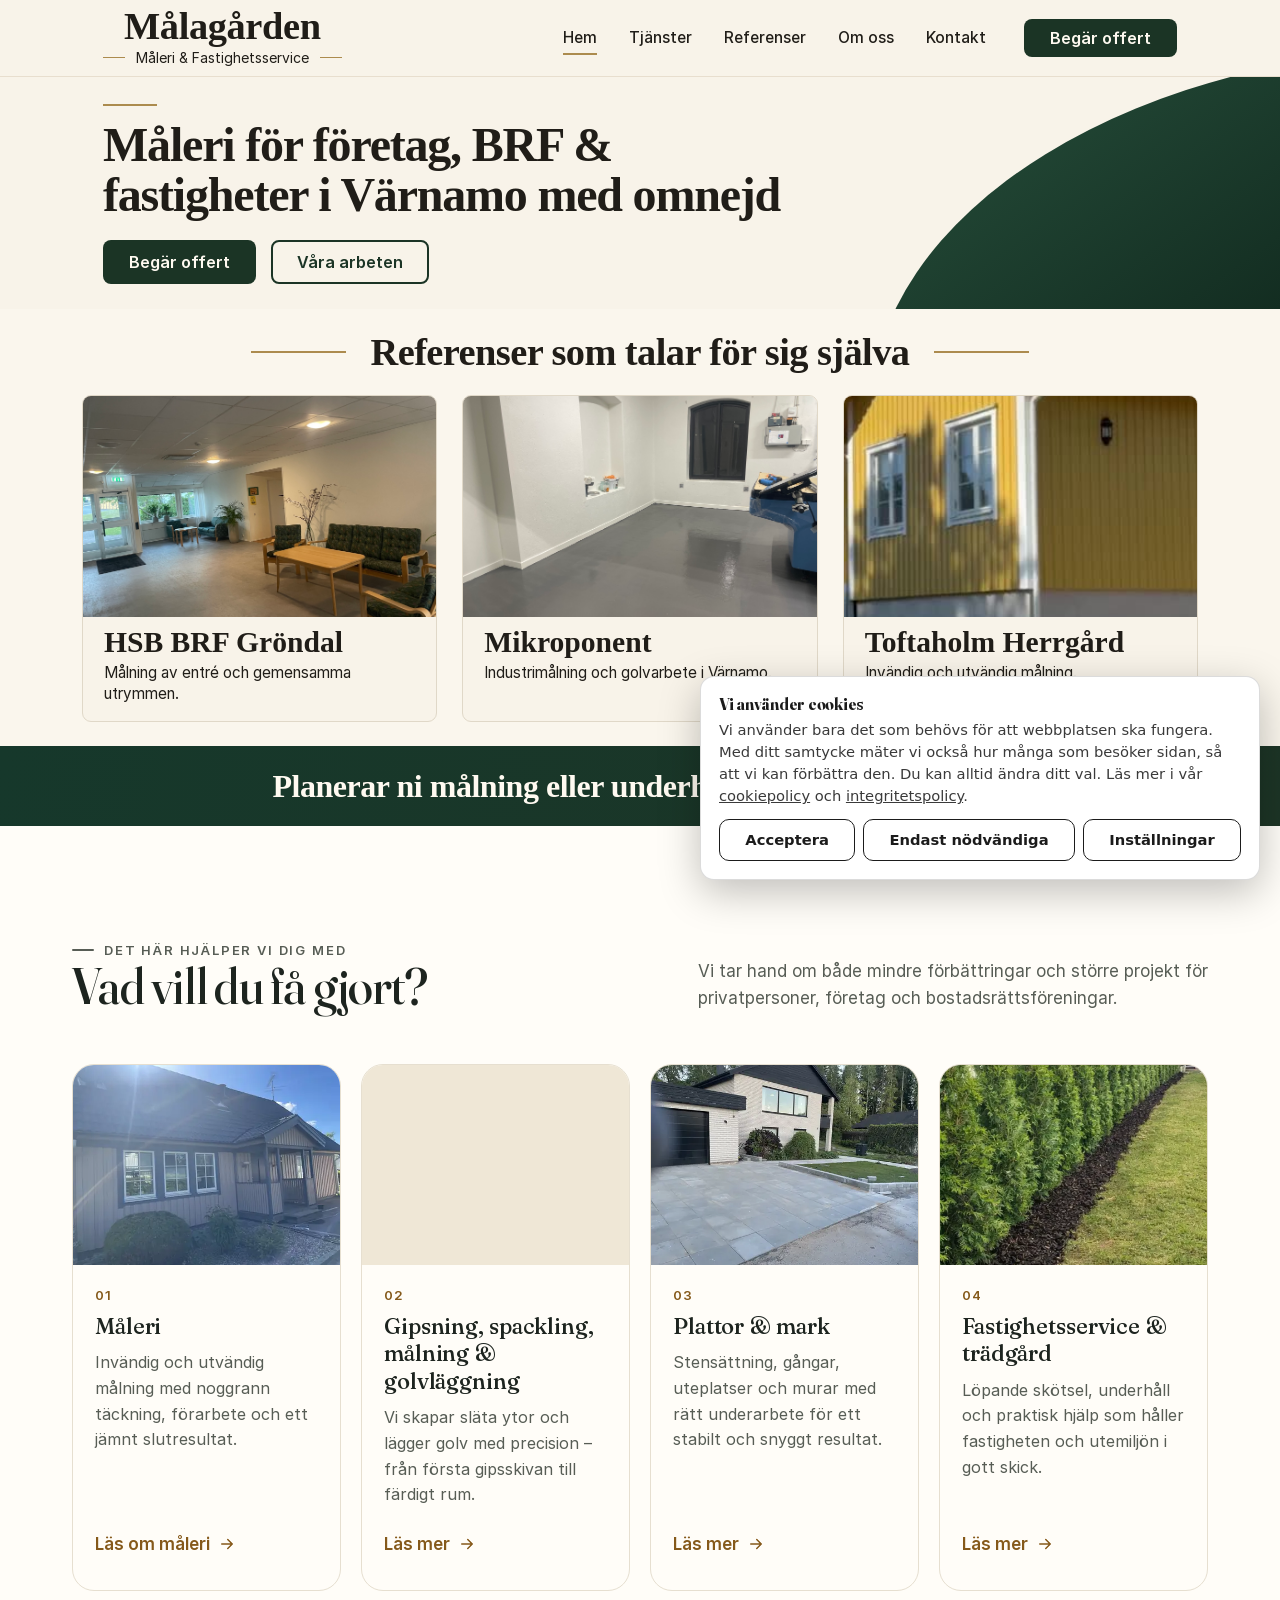
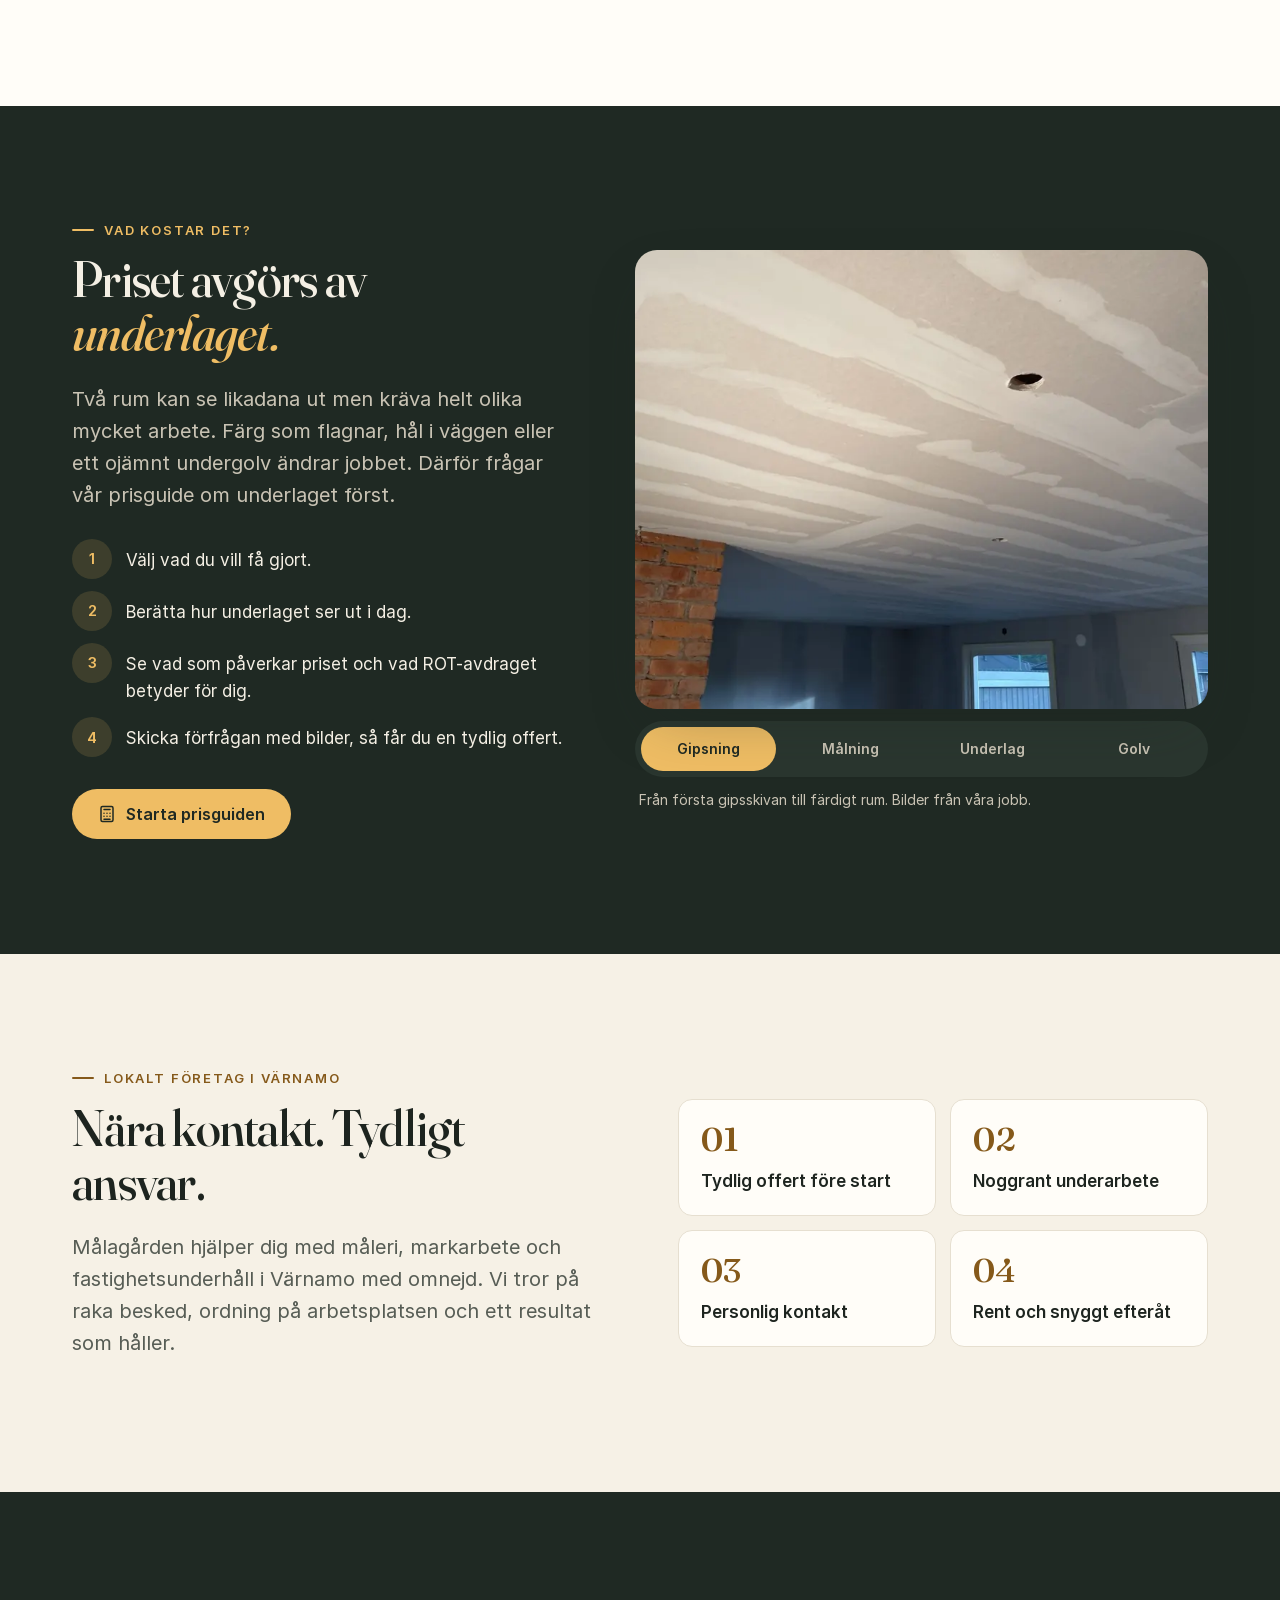
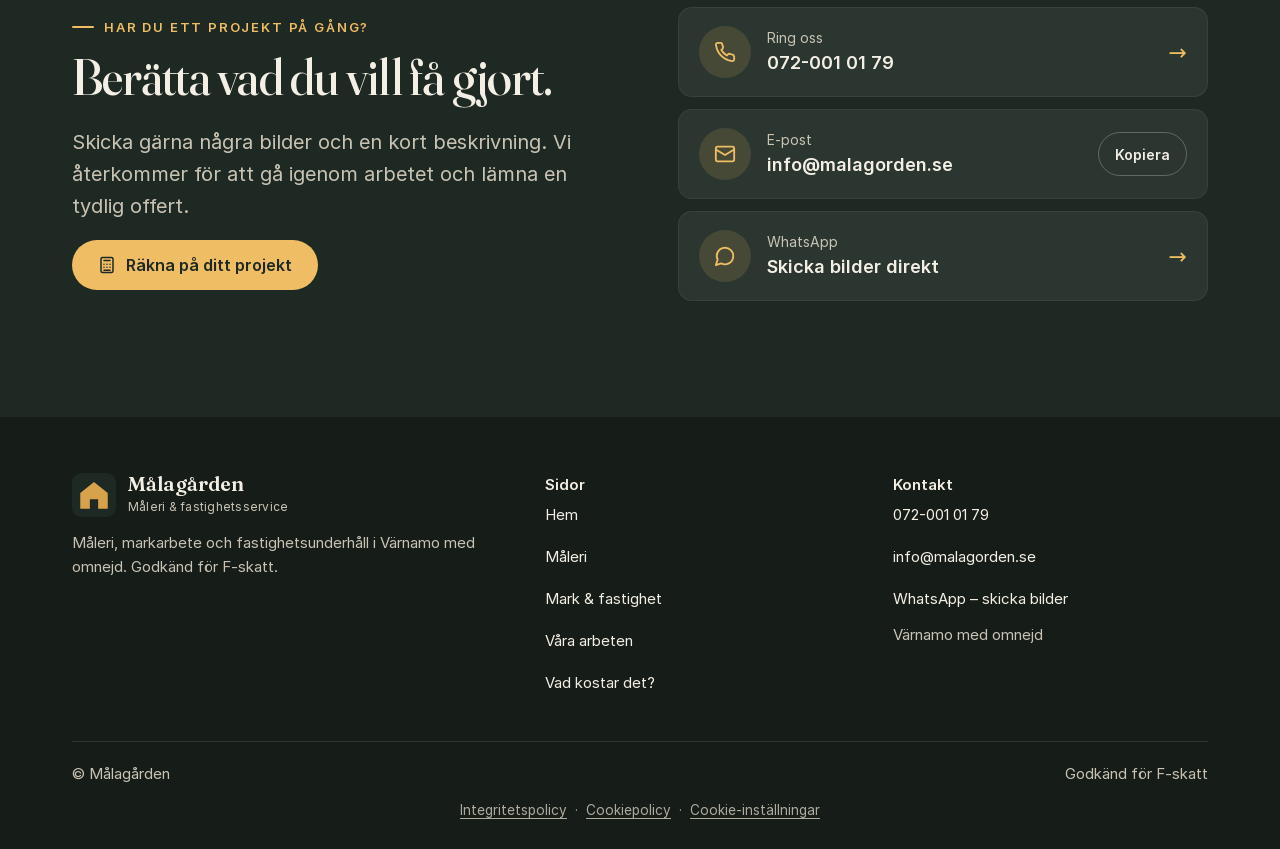
<file: index.html>
<!doctype html>
<html lang="sv" class="no-js">
<head>
<meta charset="utf-8">
<meta name="viewport" content="width=device-width, initial-scale=1, viewport-fit=cover">
<title>Målagården – Måleri & fastighetsservice i Värnamo</title>
<meta name="description" content="Måleri, gipsning, spackling, golvläggning, markarbete och fastighetsservice i Värnamo. Räkna på ditt projekt och skicka bilder för en tydlig offert.">
<meta name="robots" content="noindex, nofollow">
<meta name="theme-color" content="#1f2923">
<meta property="og:title" content="Målagården – Måleri & fastighetsservice i Värnamo">
<meta property="og:description" content="Måleri, gipsning, spackling, golvläggning, markarbete och fastighetsservice i Värnamo. Räkna på ditt projekt och skicka bilder för en tydlig offert.">
<meta property="og:image" content="/og.jpg">
<meta property="og:locale" content="sv_SE">
<link rel="icon" href="/favicon.svg" type="image/svg+xml">
<link rel="apple-touch-icon" href="/apple-touch-icon.png">
<link rel="preload" href="/Fraunces-normal-latin.woff2" as="font" type="font/woff2" crossorigin>
<link rel="preload" href="/Inter-400-latin.woff2" as="font" type="font/woff2" crossorigin>
<link rel="stylesheet" href="/site.css?v=mvffbmeh">
<script>document.documentElement.classList.remove('no-js')</script>
<script type="application/ld+json">{"@context":"https://schema.org","@type":"HousePainter","name":"Målagården","url":"https://malagorden.se/","telephone":"+46720010179","email":"info@malagorden.se","image":"https://malagorden.se/gula-huset-1400.webp","areaServed":"Värnamo med omnejd","address":{"@type":"PostalAddress","addressLocality":"Värnamo","addressCountry":"SE"},"description":"Måleri, gipsning, spackling, golvläggning, markarbete och fastighetsservice i Värnamo med omnejd.","knowsAbout":["Invändig målning","Fasadmålning","Gipsning","Spackling","Golvläggning","Plattor och markarbete","Fastighetsservice"]}</script>
<script defer src="/cookie.js"></script>
<style>
.home-header, .home-intro, .home-references, .home-offer {
  --home-paper: #f8f3e9;
  --home-ink: #201d18;
  --home-green: #1b3425;
  --home-gold: #ac8b4e;
  --home-serif: Georgia, 'Times New Roman', serif;
  color: var(--home-ink);
}
.home-header {
  background: var(--home-paper);
  border-bottom-color: #e8dece;
}
.home-header .hdr-in, .home-intro .wrap {
  max-width: 1138px;
}
.home-header .home-brand {
  display: grid;
  gap: 1px;
  justify-items: center;
  color: var(--home-ink);
}
.home-header .home-brand strong {
  font: 700 clamp(1.8rem, 3.3vw, 2.4rem)/1 var(--home-serif);
}
.home-header .home-brand small {
  display: flex;
  align-items: center;
  gap: .7rem;
  margin: 0;
  color: inherit;
  font-size: .875rem;
  letter-spacing: 0;
}
.home-header .home-brand small::before, .home-header .home-brand small::after {
  content: '';
  width: 1.35rem;
  height: 1px;
  background: var(--home-gold);
}
.home-header .nav a {
  position: relative;
  border-radius: 6px;
}
.home-header .nav a[aria-current="page"] {
  background: transparent;
}
.home-header .nav a[aria-current="page"]::after {
  content: '';
  position: absolute;
  bottom: 5px;
  inset-inline: 14px;
  height: 2px;
  background: var(--home-gold);
}
.home-button {
  min-height: 44px;
  border-radius: 8px;
  padding: 0 24px;
  background: var(--home-green);
  color: #fffaf1;
  font-size: 1rem;
}
.home-button:hover { background: #29503a; }
.home-button-outline {
  background: transparent;
  border-color: var(--home-green);
  color: var(--home-green);
}
.home-button-outline:hover { background: #ede7db; }
.home-intro {
  position: relative;
  isolation: isolate;
  overflow: hidden;
  background: var(--home-paper);
  padding: 27px 0 25px;
}
.home-intro::after {
  content: '';
  position: absolute;
  z-index: -1;
  inset: 0 0 0 auto;
  width: 34%;
  background: linear-gradient(145deg, #28513d, #132d21);
  clip-path: ellipse(137% 158% at 143% 145%);
}
.home-intro h1 {
  margin: 0 0 20px;
  max-width: 790px;
  font: 700 clamp(2.15rem, 3.94vw, 3rem)/1.04 var(--home-serif);
  letter-spacing: -.025em;
}
.home-intro h1::before {
  content: '';
  display: block;
  width: 3.4rem;
  height: 2px;
  margin-bottom: 14px;
  background: var(--home-gold);
}
.home-actions {
  display: flex;
  flex-wrap: wrap;
  gap: .95rem;
}
.home-references {
  background: #faf6ed;
  padding: 22px 0 24px;
}
.home-references > .wrap {
  max-width: 1180px;
}
.home-references h2 {
  display: flex;
  align-items: center;
  justify-content: center;
  gap: clamp(14px, 2vw, 25px);
  margin: 0 0 22px;
  text-align: center;
  font: 700 clamp(1.75rem, 3.1vw, 2.4rem)/1.1 var(--home-serif);
}
.home-references h2::before, .home-references h2::after {
  content: '';
  flex: 0 1 95px;
  height: 2px;
  background: var(--home-gold);
}
.home-projects {
  display: grid;
  grid-template-columns: repeat(3, minmax(0, 1fr));
  gap: clamp(12px, 2vw, 25px);
}
.home-project {
  display: flex;
  flex-direction: column;
  overflow: hidden;
  padding: 0;
  border: 1px solid #e0d8c8;
  border-radius: 9px;
  background: var(--home-paper);
  color: inherit;
  font: inherit;
  text-align: left;
  cursor: zoom-in;
}
.home-project:hover { border-color: var(--home-gold); }
.home-project img {
  width: 100%;
  aspect-ratio: 8 / 5;
  object-fit: cover;
}
.home-project:last-child img { object-position: center 42%; }
.home-project-copy {
  display: block;
  padding: 9px clamp(12px, 1.75vw, 21px) 17px;
  font-size: .95rem;
  line-height: 1.35;
}
.home-project-copy strong {
  display: block;
  margin-bottom: 5px;
  font: 700 clamp(1.25rem, 2.4vw, 1.85rem)/1.1 var(--home-serif);
}
.home-offer {
  background: linear-gradient(105deg, #16382b, #1d3526);
  color: #fffaf1;
}
.home-offer .wrap {
  display: flex;
  justify-content: center;
  align-items: center;
  gap: clamp(16px, 3vw, 36px);
  padding-block: 18px;
}
.home-offer h2 {
  margin: 0;
  padding-inline-end: clamp(16px, 3vw, 36px);
  border-inline-end: 2px solid var(--home-gold);
  font: 700 clamp(1.4rem, 2.65vw, 2rem)/1.12 var(--home-serif);
}
.home-button-light, .home-button-light:hover {
  background: var(--home-paper);
  color: var(--home-green);
}
.home-offer .home-button { flex-shrink: 0; }
@media (min-width: 901px) {
  .home-header .hdr-cta { min-height: 38px; }
}
@media (max-width: 900px) {
  .home-title-break { display: none; }
  .home-intro h1 { max-width: 610px; }
  .home-intro::after { width: 21%; }
}
@media (max-width: 640px) {
  .home-intro::after { width: 11%; }
  .home-projects { grid-template-columns: minmax(0, 1fr); }
  .home-offer .wrap { flex-direction: column; text-align: center; }
  .home-offer h2 { padding: 0; border: 0; }
}
</style>
</head>
<body>
<a class="skip" href="#main"><!--ce:t1-->Hoppa till innehållet</a>

<header class="hdr home-header" id="hdr">
  <div class="wrap hdr-in">
    <a class="brand home-brand" href="/" aria-label="Målagården – startsida">
      <strong>Målagården</strong>
      <small>Måleri &amp; Fastighetsservice</small>
    </a>
    <nav class="nav" id="nav" aria-label="Huvudmeny">
      <a href="/" aria-current="page">Hem</a>
      <a href="#tjanster">Tjänster</a>
      <a href="#arbeten">Referenser</a>
      <a href="#om">Om oss</a>
      <a href="#kontakt">Kontakt</a>
    </nav>
    <a class="btn home-button hdr-cta" href="/offert.html">Begär offert</a>
    <button class="menu-btn" type="button" aria-expanded="false" aria-controls="nav">Meny</button>
  </div>
</header>
<main id="main">
  <section class="home-intro" aria-labelledby="home-title">
    <div class="wrap">
      <h1 id="home-title">Måleri för företag, BRF &amp;<br class="home-title-break"> fastigheter i Värnamo med omnejd</h1>
      <div class="home-actions">
        <a class="btn home-button" href="/offert.html">Begär offert</a>
        <a class="btn home-button home-button-outline" href="/vara-arbeten.html">Våra arbeten</a>
      </div>
    </div>
  </section>

  <section class="home-references" id="arbeten" aria-labelledby="references-title">
    <div class="wrap">
      <h2 id="references-title">Referenser som talar för sig själva</h2>
      <div class="home-projects" data-lightbox>
        <button type="button" class="home-project" data-cap="HSB BRF Gröndal – målning av entré och gemensamma utrymmen">
          <img src="/hsb-brf-grondal.jpeg" width="1536" height="1152" alt="Entré och gemensamt utrymme i HSB BRF Gröndal" decoding="async">
          <span class="home-project-copy"><strong>HSB BRF Gröndal</strong><span>Målning av entré och gemensamma utrymmen.</span></span>
        </button>
        <button type="button" class="home-project" data-cap="Mikroponent – industrimålning och golvarbete i Värnamo">
          <img src="/mikroponent.jpeg" width="1536" height="1152" alt="Industrigolvarbete hos Mikroponent i Värnamo" decoding="async">
          <span class="home-project-copy"><strong>Mikroponent</strong><span>Industrimålning och golvarbete i Värnamo.</span></span>
        </button>
        <button type="button" class="home-project" data-cap="Toftaholm Herrgård – invändig och utvändig målning">
          <img src="/toftaholm-herrgard.jpeg" width="320" height="568" alt="Fasad på Toftaholm Herrgård" decoding="async">
          <span class="home-project-copy"><strong>Toftaholm Herrgård</strong><span>Invändig och utvändig målning.</span></span>
        </button>
      </div>
    </div>
  </section>

  <section class="home-offer" aria-labelledby="home-offer-title">
    <div class="wrap">
      <h2 id="home-offer-title">Planerar ni målning eller underhåll?</h2>
      <a class="btn home-button home-button-light" href="/offert.html">Be om en offert</a>
    </div>
  </section>

<section class="sec" id="tjanster">
  <div class="wrap">
    <div class="sec-head rv">
      <div><p class="eyebrow"><!--ce:t19-->Det här hjälper vi dig med</p><h2><!--ce:t20-->Vad vill du få gjort?</h2></div>
      <p><!--ce:t21-->Vi tar hand om både mindre förbättringar och större projekt för privatpersoner, företag och bostadsrättsföreningar.</p>
    </div>
    <div class="svc-grid">
      <a class="svc card rv" style="--i:0" href="/maleri.html"><div class="svc-img"><img src="/fasadmalning-800.webp" srcset="/fasadmalning-480.webp 480w, /fasadmalning-800.webp 800w, /fasadmalning-1400.webp 1400w" sizes="(max-width:560px) 100vw, (max-width:1060px) 50vw, 25vw" width="1400" height="1050" alt="Målad träfasad på ett hus" loading="lazy" decoding="async" data-ce="i2"></div><div class="svc-body"><span class="svc-num"><!--ce:t22-->01</span><h3><!--ce:t23-->Måleri</h3><p><!--ce:t24-->Invändig och utvändig målning med noggrann täckning, förarbete och ett jämnt slutresultat.</p><span class="link"><!--ce:t25-->Läs om måleri <svg viewBox="0 0 24 24" fill="none" stroke="currentColor" stroke-width="2" stroke-linecap="round" stroke-linejoin="round" aria-hidden="true"><path d="M5 12h14M13 6l6 6-6 6"/></svg></span></div></a>
      <a class="svc card rv" style="--i:1" href="/mark-fastighet#golv"><div class="svc-img"><img src="/fiskbensgolv-800.webp" srcset="/fiskbensgolv-480.webp 480w, /fiskbensgolv-800.webp 800w, /fiskbensgolv-1400.webp 1400w" sizes="(max-width:560px) 100vw, (max-width:1060px) 50vw, 25vw" width="1400" height="1050" alt="Fiskbensgolv under läggning i ett ljust rum" loading="lazy" decoding="async" data-ce="i3"></div><div class="svc-body"><span class="svc-num"><!--ce:t26-->02</span><h3><!--ce:t27-->Gipsning, spackling, målning &amp; golvläggning</h3><p><!--ce:t28-->Vi skapar släta ytor och lägger golv med precision – från första gipsskivan till färdigt rum.</p><span class="link"><!--ce:t29-->Läs mer <svg viewBox="0 0 24 24" fill="none" stroke="currentColor" stroke-width="2" stroke-linecap="round" stroke-linejoin="round" aria-hidden="true"><path d="M5 12h14M13 6l6 6-6 6"/></svg></span></div></a>
      <a class="svc card rv" style="--i:2" href="/mark-fastighet#mark"><div class="svc-img"><img src="/markarbete-800.webp" srcset="/markarbete-480.webp 480w, /markarbete-800.webp 800w, /markarbete-1400.webp 1400w" sizes="(max-width:560px) 100vw, (max-width:1060px) 50vw, 25vw" width="1400" height="1050" alt="Ny stenläggning framför ett vitt hus" loading="lazy" decoding="async" data-ce="i4"></div><div class="svc-body"><span class="svc-num"><!--ce:t30-->03</span><h3><!--ce:t31-->Plattor &amp; mark</h3><p><!--ce:t32-->Stensättning, gångar, uteplatser och murar med rätt underarbete för ett stabilt och snyggt resultat.</p><span class="link"><!--ce:t33-->Läs mer <svg viewBox="0 0 24 24" fill="none" stroke="currentColor" stroke-width="2" stroke-linecap="round" stroke-linejoin="round" aria-hidden="true"><path d="M5 12h14M13 6l6 6-6 6"/></svg></span></div></a>
      <a class="svc card rv" style="--i:3" href="/mark-fastighet#service"><div class="svc-img"><img src="/hackplantering-800.webp" srcset="/hackplantering-480.webp 480w, /hackplantering-800.webp 800w, /hackplantering-1400.webp 1003w" sizes="(max-width:560px) 100vw, (max-width:1060px) 50vw, 25vw" width="1003" height="1536" alt="Färdig häckplantering med bark längs gräsmatta" loading="lazy" decoding="async" data-ce="i5"></div><div class="svc-body"><span class="svc-num"><!--ce:t34-->04</span><h3><!--ce:t35-->Fastighetsservice &amp; trädgård</h3><p><!--ce:t36-->Löpande skötsel, underhåll och praktisk hjälp som håller fastigheten och utemiljön i gott skick.</p><span class="link"><!--ce:t37-->Läs mer <svg viewBox="0 0 24 24" fill="none" stroke="currentColor" stroke-width="2" stroke-linecap="round" stroke-linejoin="round" aria-hidden="true"><path d="M5 12h14M13 6l6 6-6 6"/></svg></span></div></a>
    </div>
  </div>
</section>

<section class="sec sec-dark" id="prisguide">
  <div class="wrap pg-teaser">
    <div class="rv">
      <p class="eyebrow light"><!--ce:t38-->Vad kostar det?</p>
      <h2><!--ce:t39-->Priset avgörs av <em><!--ce:t40-->underlaget.</em></h2>
      <p class="lead"><!--ce:t41-->Två rum kan se likadana ut men kräva helt olika mycket arbete. Färg som flagnar, hål i väggen eller ett ojämnt undergolv ändrar jobbet. Därför frågar vår prisguide om underlaget först.</p>
      <ol class="pg-steps">
        <li><b><!--ce:t42-->1</b><span><!--ce:t43-->Välj vad du vill få gjort.</span></li>
        <li><b><!--ce:t44-->2</b><span><!--ce:t45-->Berätta hur underlaget ser ut i dag.</span></li>
        <li><b><!--ce:t46-->3</b><span><!--ce:t47-->Se vad som påverkar priset och vad ROT-avdraget betyder för dig.</span></li>
        <li><b><!--ce:t48-->4</b><span><!--ce:t49-->Skicka förfrågan med bilder, så får du en tydlig offert.</span></li>
      </ol>
      <a class="btn btn-gold" href="/offert.html"><svg viewBox="0 0 24 24" fill="none" stroke="currentColor" stroke-width="2" stroke-linecap="round" stroke-linejoin="round" aria-hidden="true"><rect x="4" y="2" width="16" height="20" rx="2"/><path d="M8 6h8M8 11h.01M12 11h.01M16 11h.01M8 15h.01M12 15h.01M16 15h.01M8 19h8"/></svg><span><!--ce:t50-->Starta prisguiden</span></a>
    </div>
    <div class="rv" style="--i:1">
      <div class="stages" data-stages>
        <div class="stages-img">
          <img src="/gipstak-spackling-800.webp" srcset="/gipstak-spackling-480.webp 480w, /gipstak-spackling-800.webp 800w, /gipstak-spackling-1400.webp 1152w" sizes="(max-width:900px) 100vw, 55vw" width="1152" height="1536" alt="Gipstak under spackling" class="on" loading="lazy" decoding="async">
          <img src="/fardigt-rum-800.webp" srcset="/fardigt-rum-480.webp 480w, /fardigt-rum-800.webp 800w, /fardigt-rum-1400.webp 1400w" sizes="(max-width:900px) 100vw, 55vw" width="1400" height="1050" alt="Ljust rum efter spackling och målning" loading="lazy" decoding="async">
          <img src="/golvlaggning-800.webp" srcset="/golvlaggning-480.webp 480w, /golvlaggning-800.webp 800w, /golvlaggning-1400.webp 1152w" sizes="(max-width:900px) 100vw, 55vw" width="1152" height="1536" alt="Golvunderlag på plats inför golvläggning" loading="lazy" decoding="async">
          <img src="/fiskbensgolv-800.webp" srcset="/fiskbensgolv-480.webp 480w, /fiskbensgolv-800.webp 800w, /fiskbensgolv-1400.webp 1400w" sizes="(max-width:900px) 100vw, 55vw" width="1400" height="1050" alt="Fiskbensgolv under läggning" loading="lazy" decoding="async">
        </div>
        <div class="stages-tabs" role="tablist" aria-label="Från underlag till färdigt rum">
          <button type="button" role="tab" aria-selected="true">Gipsning</button>
          <button type="button" role="tab" aria-selected="false">Målning</button>
          <button type="button" role="tab" aria-selected="false">Underlag</button>
          <button type="button" role="tab" aria-selected="false">Golv</button>
        </div>
        <p class="stages-cap">Från första gipsskivan till färdigt rum. Bilder från våra jobb.</p>
      </div>
    </div>
  </div>
</section>

<section class="sec sec-sand" id="om">
  <div class="wrap promise">
    <div class="rv">
      <p class="eyebrow"><!--ce:t55-->Lokalt företag i Värnamo</p>
      <h2><!--ce:t56-->Nära kontakt. Tydligt ansvar.</h2>
      <p class="lead"><!--ce:t57-->Målagården hjälper dig med måleri, markarbete och fastighetsunderhåll i Värnamo med omnejd. Vi tror på raka besked, ordning på arbetsplatsen och ett resultat som håller.</p>
    </div>
    <div class="promise-grid" aria-label="Våra löften">
      <div class="rv" style="--i:0"><b><!--ce:t58-->01</b><span><!--ce:t59-->Tydlig offert före start</span></div>
      <div class="rv" style="--i:1"><b><!--ce:t60-->02</b><span><!--ce:t61-->Noggrant underarbete</span></div>
      <div class="rv" style="--i:2"><b><!--ce:t62-->03</b><span><!--ce:t63-->Personlig kontakt</span></div>
      <div class="rv" style="--i:3"><b><!--ce:t64-->04</b><span><!--ce:t65-->Rent och snyggt efteråt</span></div>
    </div>
  </div>
</section>

<section class="sec sec-dark" id="kontakt">
  <div class="wrap contact">
    <div class="rv">
      <p class="eyebrow light"><!--ce:t66-->Har du ett projekt på gång?</p>
      <h2><!--ce:t67-->Berätta vad du vill få gjort.</h2>
      <p class="lead"><!--ce:t68-->Skicka gärna några bilder och en kort beskrivning. Vi återkommer för att gå igenom arbetet och lämna en tydlig offert.</p>
      <a class="btn btn-gold" href="/offert.html"><svg viewBox="0 0 24 24" fill="none" stroke="currentColor" stroke-width="2" stroke-linecap="round" stroke-linejoin="round" aria-hidden="true"><rect x="4" y="2" width="16" height="20" rx="2"/><path d="M8 6h8M8 11h.01M12 11h.01M16 11h.01M8 15h.01M12 15h.01M16 15h.01M8 19h8"/></svg><span><!--ce:t69-->Räkna på ditt projekt</span></a>
    </div>
    <div class="c-card rv" style="--i:1">
      <a class="c-row" href="tel:+46720010179"><span class="ic"><svg viewBox="0 0 24 24" fill="none" stroke="currentColor" stroke-width="2" stroke-linecap="round" stroke-linejoin="round" aria-hidden="true"><path d="M22 16.9v3a2 2 0 0 1-2.2 2 19.8 19.8 0 0 1-8.6-3.1 19.5 19.5 0 0 1-6-6A19.8 19.8 0 0 1 2.1 4.2 2 2 0 0 1 4.1 2h3a2 2 0 0 1 2 1.7c.1.9.4 1.8.7 2.7a2 2 0 0 1-.5 2.1L8 9.8a16 16 0 0 0 6 6l1.3-1.3a2 2 0 0 1 2.1-.4c.9.3 1.8.6 2.7.7a2 2 0 0 1 1.7 2Z"/></svg></span><span><small><!--ce:t70-->Ring oss</small><strong><!--ce:t71-->072-001 01 79</strong></span><span class="go" aria-hidden="true"><!--ce:t72-->→</span></a>
          <div class="c-row"><span class="ic"><svg viewBox="0 0 24 24" fill="none" stroke="currentColor" stroke-width="2" stroke-linecap="round" stroke-linejoin="round" aria-hidden="true"><rect x="2" y="4" width="20" height="16" rx="2"/><path d="m22 7-10 6L2 7"/></svg></span><a href="mailto:info@malagorden.se" style="color:inherit;text-decoration:none"><span><small><!--ce:t73-->E-post</small><strong><!--ce:t74-->info@malagorden.se</strong></span></a><button class="copy" type="button" data-copy="info@malagorden.se"><!--ce:t75-->Kopiera</button></div>
      <a class="c-row" href="https://wa.me/46720010179" target="_blank" rel="noopener"><span class="ic"><svg viewBox="0 0 24 24" fill="none" stroke="currentColor" stroke-width="2" stroke-linecap="round" stroke-linejoin="round" aria-hidden="true"><path d="M7.9 20A9 9 0 1 0 4 16.1L2 22Z"/></svg></span><span><small><!--ce:t76-->WhatsApp</small><strong><!--ce:t77-->Skicka bilder direkt</strong></span><span class="go" aria-hidden="true"><!--ce:t78-->→</span></a>
    </div>
  </div>
</section>
</main>
<footer class="ftr">
  <div class="wrap">
    <div class="ftr-grid">
      <div>
        <a class="brand" href="/" aria-label="Målagården – startsida"><svg class="brand-mark" viewBox="0 0 64 64" aria-hidden="true"><rect width="64" height="64" rx="14" fill="#1f2923"/><path d="M12 29 32 13l20 16v23H38V38H26v14H12Z" fill="#d6a24c"/></svg><span><strong><!--ce:t79-->Målagården</strong><small><!--ce:t80-->Måleri &amp; fastighetsservice</small></span></a>
        <p><!--ce:t81-->Måleri, markarbete och fastighetsunderhåll i Värnamo med omnejd. Godkänd för F-skatt.</p>
      </div>
      <div>
        <strong><!--ce:t82-->Sidor</strong>
        <ul><li><a href="/"><!--ce:t83-->Hem</a></li><li><a href="/maleri.html"><!--ce:t84-->Måleri</a></li><li><a href="/mark-fastighet.html"><!--ce:t85-->Mark & fastighet</a></li><li><a href="/vara-arbeten.html"><!--ce:t86-->Våra arbeten</a></li><li><a href="/offert.html"><!--ce:t87-->Vad kostar det?</a></li></ul>
      </div>
      <div>
        <strong><!--ce:t88-->Kontakt</strong>
        <ul>
          <li><a href="tel:+46720010179"><!--ce:t89-->072-001 01 79</a></li>
          <li><a href="mailto:info@malagorden.se"><!--ce:t90-->info@malagorden.se</a></li>
          <li><a href="https://wa.me/46720010179" target="_blank" rel="noopener"><!--ce:t91-->WhatsApp – skicka bilder</a></li>
          <li><span><!--ce:t92-->Värnamo med omnejd</span></li>
        </ul>
      </div>
    </div>
    <div class="ftr-bottom"><span><!--ce:t93-->© Målagården</span><span><!--ce:t94-->Godkänd för F-skatt</span></div>
  </div>
</footer>
<div class="mbar" id="mbar" data-ce-skip><a class="btn btn-line" href="tel:+46720010179"><svg viewBox="0 0 24 24" fill="none" stroke="currentColor" stroke-width="2" stroke-linecap="round" stroke-linejoin="round" aria-hidden="true"><path d="M22 16.9v3a2 2 0 0 1-2.2 2 19.8 19.8 0 0 1-8.6-3.1 19.5 19.5 0 0 1-6-6A19.8 19.8 0 0 1 2.1 4.2 2 2 0 0 1 4.1 2h3a2 2 0 0 1 2 1.7c.1.9.4 1.8.7 2.7a2 2 0 0 1-.5 2.1L8 9.8a16 16 0 0 0 6 6l1.3-1.3a2 2 0 0 1 2.1-.4c.9.3 1.8.6 2.7.7a2 2 0 0 1 1.7 2Z"/></svg><span>Ring</span></a><a class="btn btn-gold" href="/offert.html"><svg viewBox="0 0 24 24" fill="none" stroke="currentColor" stroke-width="2" stroke-linecap="round" stroke-linejoin="round" aria-hidden="true"><rect x="4" y="2" width="16" height="20" rx="2"/><path d="M8 6h8M8 11h.01M12 11h.01M16 11h.01M8 15h.01M12 15h.01M16 15h.01M8 19h8"/></svg><span>Vad kostar det?</span></a></div>
<script src="/site.js?v=mvffbmeh" defer></script>
<script>
document.getElementById('nav').addEventListener('click', function (event) {
  if (!event.target.closest('a[href^="#"]')) return;
  var menu = document.querySelector('.home-header .menu-btn');
  if (menu.getAttribute('aria-expanded') === 'true') menu.click();
});
</script>
</body>
</html>
</file>
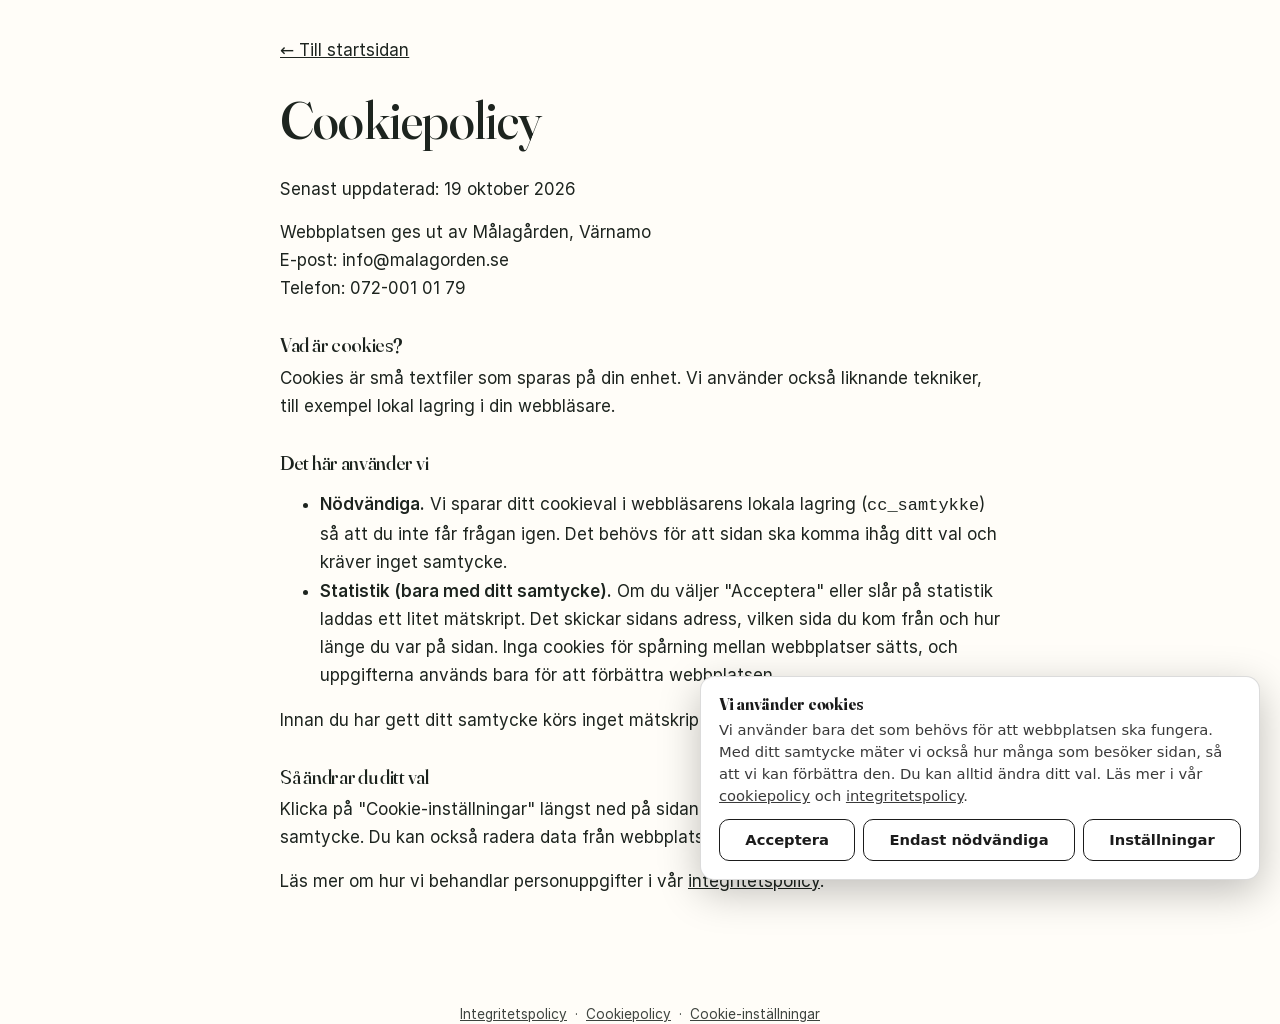
<file: cookiepolitik.html>
<!doctype html>
<html lang="sv">
<head>
<meta charset="utf-8">
<meta name="viewport" content="width=device-width, initial-scale=1, viewport-fit=cover">
<title>Cookiepolicy – Målagården</title>
<meta name="description" content="Cookiepolicy för Målagården">
<meta name="robots" content="noindex, nofollow">
<meta name="theme-color" content="#1f2923">
<meta property="og:title" content="Målagården – Måleri & fastighetsservice i Värnamo">
<meta property="og:description" content="Måleri, gipsning, spackling, golvläggning, markarbete och fastighetsservice i Värnamo. Räkna på ditt projekt och skicka bilder för en tydlig offert.">
<meta property="og:image" content="/og.jpg">
<meta property="og:locale" content="sv_SE">
<link rel="icon" href="/favicon.svg" type="image/svg+xml">
<link rel="apple-touch-icon" href="/apple-touch-icon.png">
<link rel="preload" href="/Fraunces-normal-latin.woff2" as="font" type="font/woff2" crossorigin>
<link rel="preload" href="/Inter-400-latin.woff2" as="font" type="font/woff2" crossorigin>
<link rel="stylesheet" href="/site.css?v=mvffbmeh">
<script>document.documentElement.classList.remove('no-js')</script>
<script type="application/ld+json">{"@context":"https://schema.org","@type":"HousePainter","name":"Målagården","url":"https://malagorden.se/","telephone":"+46720010179","email":"info@malagorden.se","image":"https://malagorden.se/gula-huset-1400.webp","areaServed":"Värnamo med omnejd","address":{"@type":"PostalAddress","addressLocality":"Värnamo","addressCountry":"SE"},"description":"Måleri, gipsning, spackling, golvläggning, markarbete och fastighetsservice i Värnamo med omnejd.","knowsAbout":["Invändig målning","Fasadmålning","Gipsning","Spackling","Golvläggning","Plattor och markarbete","Fastighetsservice"]}</script>
<style>.pol{max-width:760px;margin:0 auto;padding:36px 20px 80px;line-height:1.65}.pol h1{margin:.2em 0 .5em}.pol h2{margin:1.6em 0 .4em;font-size:1.25rem}.pol a{text-decoration:underline}.pol .til{display:inline-block;margin-bottom:18px}</style></head>
<body>
<main class="pol"><a class="til" href="/"><!--ce:t1-->← Till startsidan</a>
<h1><!--ce:t2-->Cookiepolicy</h1>
<p><!--ce:t3-->Senast uppdaterad: 19 oktober 2026</p>
<p><!--ce:t4-->Webbplatsen ges ut av Målagården, Värnamo<br><!--ce:t5-->E-post: <span class="pol-mail"><!--ce:t6-->info@malagorden.se</span><br><!--ce:t7-->Telefon: 072-001 01 79</p>
<h2><!--ce:t8-->Vad är cookies?</h2><p><!--ce:t9-->Cookies är små textfiler som sparas på din enhet. Vi använder också liknande tekniker, till exempel lokal lagring i din webbläsare.</p>
<h2><!--ce:t10-->Det här använder vi</h2>
<ul>
<li><b><!--ce:t11-->Nödvändiga.</b><!--ce:t12--> Vi sparar ditt cookieval i webbläsarens lokala lagring (<code>cc_samtykke</code><!--ce:t13-->) så att du inte får frågan igen. Det behövs för att sidan ska komma ihåg ditt val och kräver inget samtycke.</li>
<li><b><!--ce:t14-->Statistik (bara med ditt samtycke).</b><!--ce:t15--> Om du väljer "Acceptera" eller slår på statistik laddas ett litet mätskript. Det skickar sidans adress, vilken sida du kom från och hur länge du var på sidan. Inga cookies för spårning mellan webbplatser sätts, och uppgifterna används bara för att förbättra webbplatsen.</li>
</ul>
<p><!--ce:t16-->Innan du har gett ditt samtycke körs inget mätskript.</p>
<h2><!--ce:t17-->Så ändrar du ditt val</h2><p><!--ce:t18-->Klicka på "Cookie-inställningar" längst ned på sidan för att ändra eller återkalla ditt samtycke. Du kan också radera data från webbplatsen i webbläsarens inställningar.</p>
<p><!--ce:t19-->Läs mer om hur vi behandlar personuppgifter i vår <a href="/privatlivspolitik.html"><!--ce:t20-->integritetspolicy</a><!--ce:t21-->.</p>
</main>
<footer></footer>
<script defer src="/cookie.js"></script>
</body>
</html>
</file>
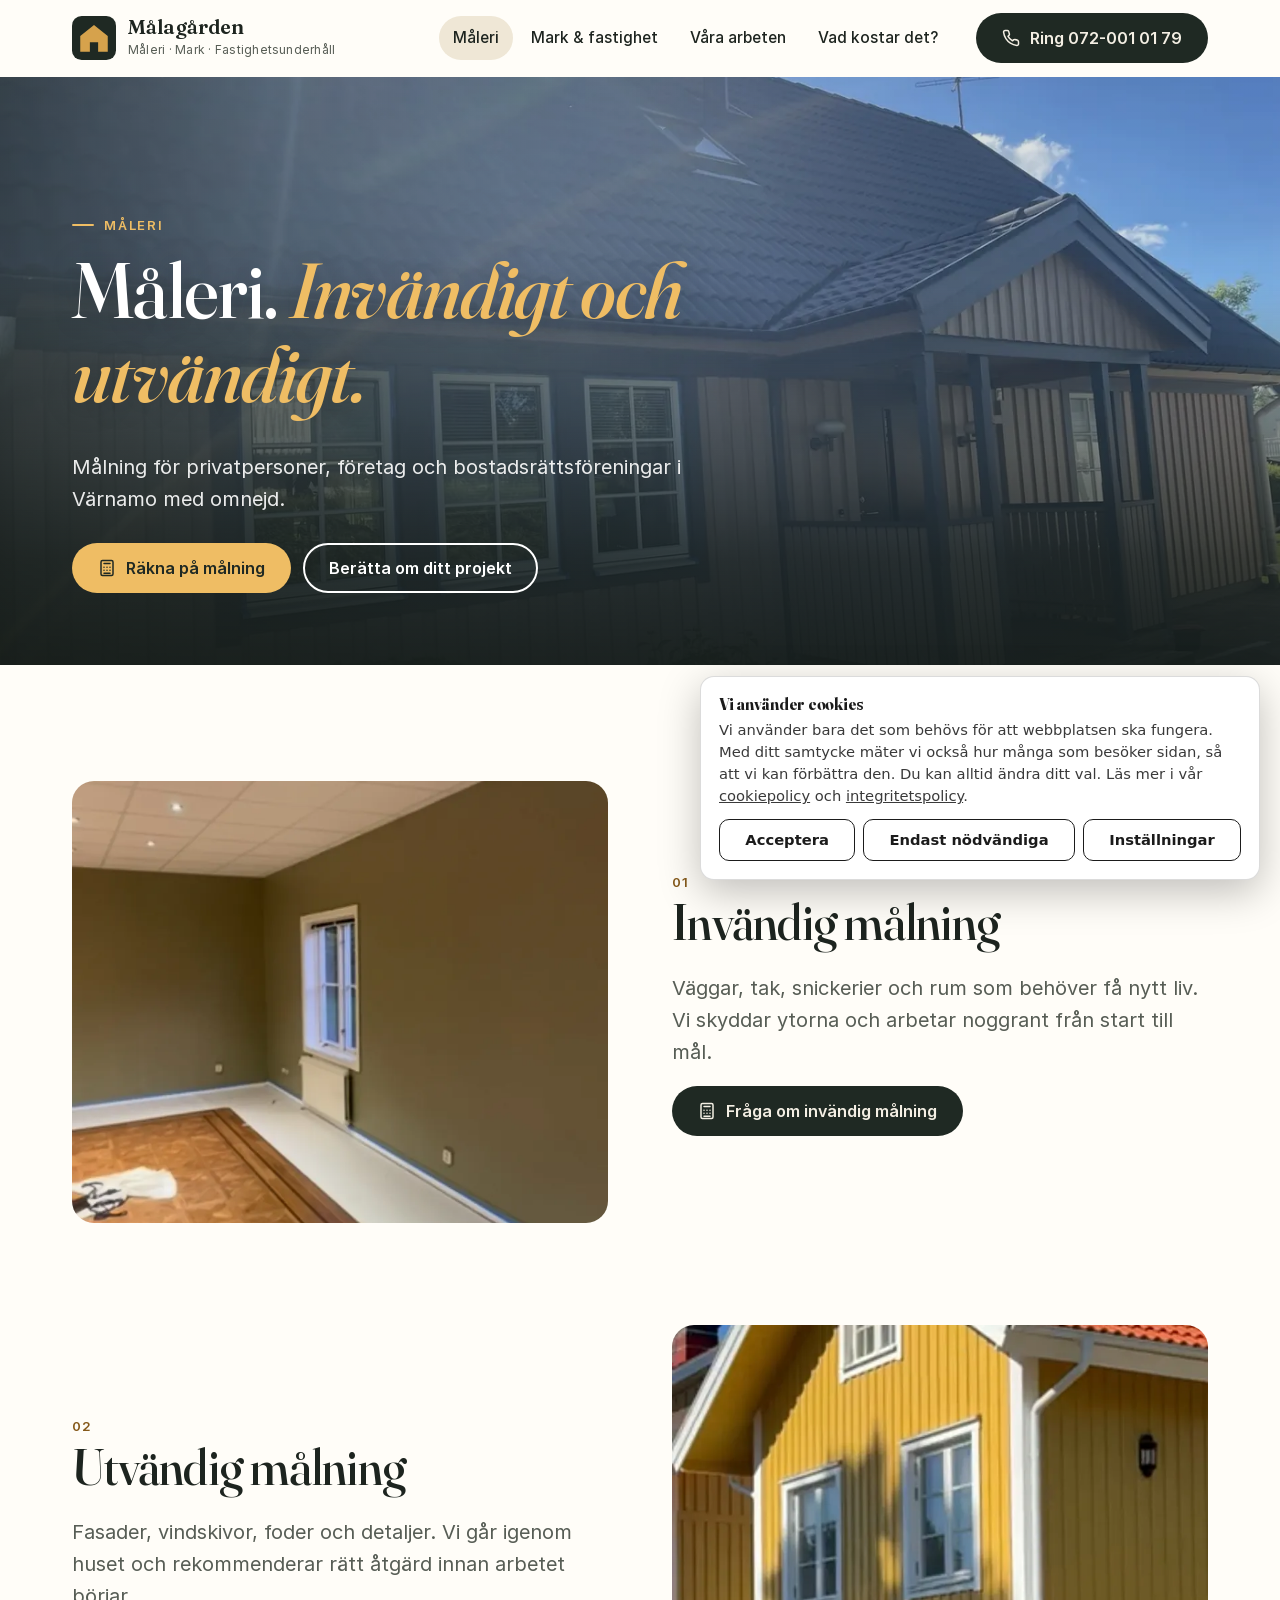
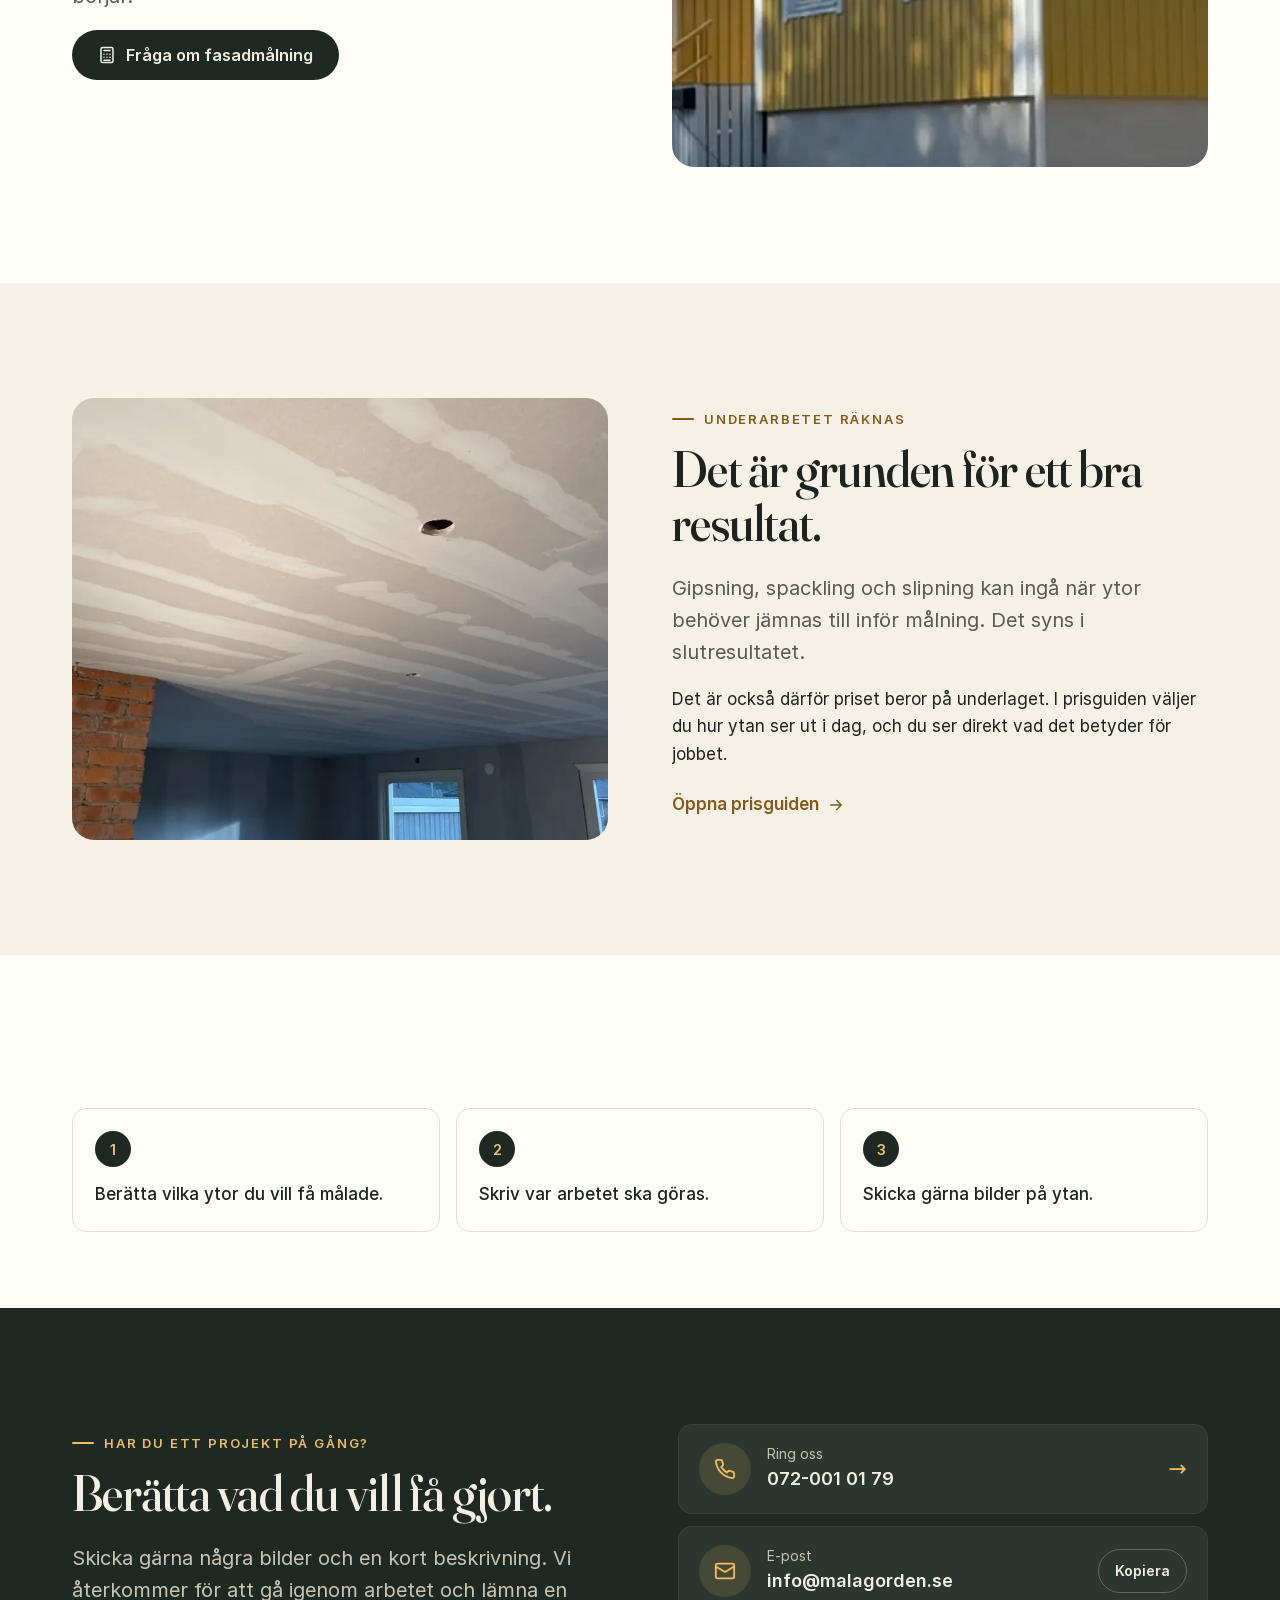
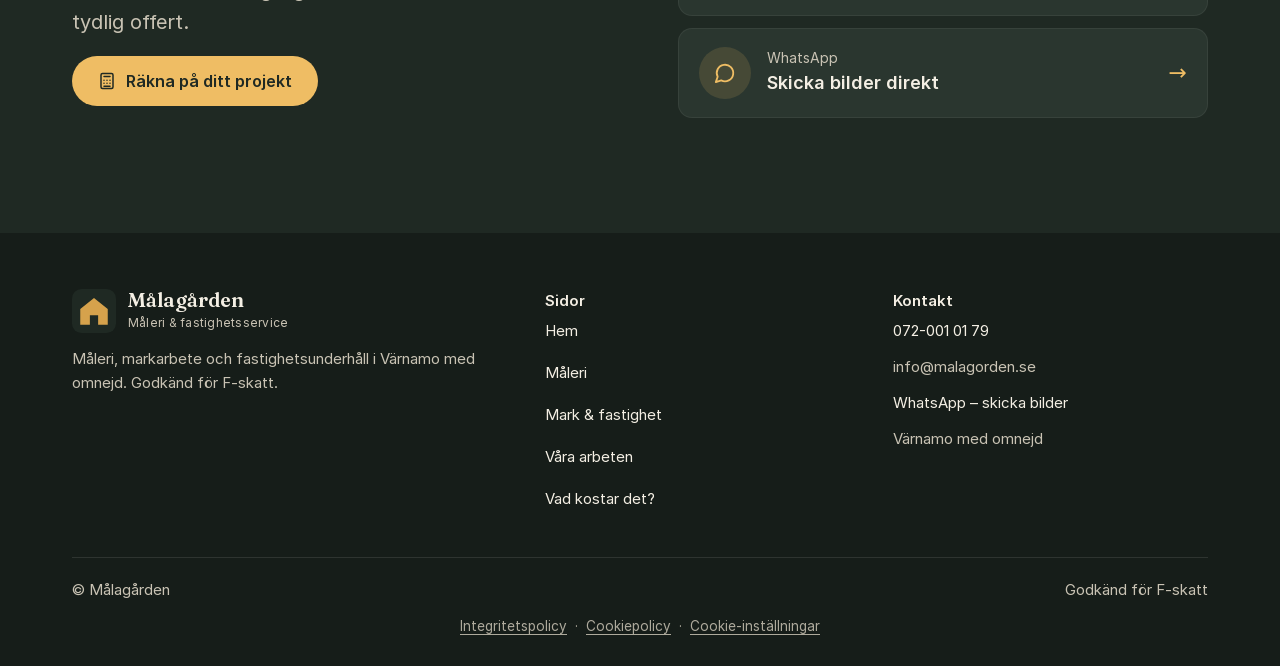
<file: maleri.html>
<!doctype html>
<html lang="sv" class="no-js">
<head>
<meta charset="utf-8">
<meta name="viewport" content="width=device-width, initial-scale=1, viewport-fit=cover">
<title>Måleri i Värnamo – invändigt och utvändigt | Målagården</title>
<meta name="description" content="Invändig och utvändig målning i Värnamo med noggrant underarbete och tydlig offert. Se vad som påverkar priset i prisguiden.">
<meta name="robots" content="noindex, nofollow">
<meta name="theme-color" content="#1f2923">
<meta property="og:title" content="Måleri i Värnamo – invändigt och utvändigt | Målagården">
<meta property="og:description" content="Invändig och utvändig målning i Värnamo med noggrant underarbete och tydlig offert. Se vad som påverkar priset i prisguiden.">
<meta property="og:image" content="/og.jpg">
<meta property="og:locale" content="sv_SE">
<link rel="icon" href="/favicon.svg" type="image/svg+xml">
<link rel="apple-touch-icon" href="/apple-touch-icon.png">
<link rel="preload" href="/Fraunces-normal-latin.woff2" as="font" type="font/woff2" crossorigin>
<link rel="preload" href="/Inter-400-latin.woff2" as="font" type="font/woff2" crossorigin>
<link rel="stylesheet" href="/site.css?v=mvffbmeh">
<script>document.documentElement.classList.remove('no-js')</script>
<script type="application/ld+json">{"@context":"https://schema.org","@type":"HousePainter","name":"Målagården","url":"https://malagorden.se/","telephone":"+46720010179","email":"info@malagorden.se","image":"https://malagorden.se/gula-huset-1400.webp","areaServed":"Värnamo med omnejd","address":{"@type":"PostalAddress","addressLocality":"Värnamo","addressCountry":"SE"},"description":"Måleri, gipsning, spackling, golvläggning, markarbete och fastighetsservice i Värnamo med omnejd.","knowsAbout":["Invändig målning","Fasadmålning","Gipsning","Spackling","Golvläggning","Plattor och markarbete","Fastighetsservice"]}</script>
<script defer src="/cookie.js"></script>
</head>
<body>
<a class="skip" href="#main"><!--ce:t1-->Hoppa till innehållet</a>

<header class="hdr" id="hdr">
  <div class="wrap hdr-in">
    <a class="brand" href="/" aria-label="Målagården – startsida"><svg class="brand-mark" viewBox="0 0 64 64" aria-hidden="true"><rect width="64" height="64" rx="14" fill="#1f2923"/><path d="M12 29 32 13l20 16v23H38V38H26v14H12Z" fill="#d6a24c"/></svg><span><strong><!--ce:t2-->Målagården</strong><small><!--ce:t3-->Måleri · Mark · Fastighetsunderhåll</small></span></a>
    <nav class="nav" id="nav" aria-label="Huvudmeny"><a href="/maleri.html" aria-current="page"><!--ce:t4-->Måleri</a><a href="/mark-fastighet.html"><!--ce:t5-->Mark & fastighet</a><a href="/vara-arbeten.html"><!--ce:t6-->Våra arbeten</a><a href="/offert.html"><!--ce:t7-->Vad kostar det?</a></nav>
    <a class="btn btn-dark hdr-cta" href="tel:+46720010179"><svg viewBox="0 0 24 24" fill="none" stroke="currentColor" stroke-width="2" stroke-linecap="round" stroke-linejoin="round" aria-hidden="true"><path d="M22 16.9v3a2 2 0 0 1-2.2 2 19.8 19.8 0 0 1-8.6-3.1 19.5 19.5 0 0 1-6-6A19.8 19.8 0 0 1 2.1 4.2 2 2 0 0 1 4.1 2h3a2 2 0 0 1 2 1.7c.1.9.4 1.8.7 2.7a2 2 0 0 1-.5 2.1L8 9.8a16 16 0 0 0 6 6l1.3-1.3a2 2 0 0 1 2.1-.4c.9.3 1.8.6 2.7.7a2 2 0 0 1 1.7 2Z"/></svg><span><!--ce:t8-->Ring 072-001 01 79</span></a>
    <button class="menu-btn" type="button" aria-expanded="false" aria-controls="nav"><!--ce:t9-->Meny</button>
  </div>
</header>
<main id="main">

<section class="hero page-hero">
  <img src="/fasadmalning-800.webp" srcset="/fasadmalning-480.webp 480w, /fasadmalning-800.webp 800w, /fasadmalning-1400.webp 1400w" sizes="100vw" width="1400" height="1050" alt="Målad fasad på villa" fetchpriority="high" data-ce="i1">
  <div class="wrap hero-in">
    <p class="eyebrow light"><!--ce:t10-->Måleri</p>
    <h1><!--ce:t11-->Måleri. <em><!--ce:t12-->Invändigt och utvändigt.</em></h1>
    <p class="lead"><!--ce:t13-->Målning för privatpersoner, företag och bostadsrättsföreningar i Värnamo med omnejd.</p>
    <div class="hero-actions"><a class="btn btn-gold" href="/offert.html?jobb=invandig"><svg viewBox="0 0 24 24" fill="none" stroke="currentColor" stroke-width="2" stroke-linecap="round" stroke-linejoin="round" aria-hidden="true"><rect x="4" y="2" width="16" height="20" rx="2"/><path d="M8 6h8M8 11h.01M12 11h.01M16 11h.01M8 15h.01M12 15h.01M16 15h.01M8 19h8"/></svg><span><!--ce:t14-->Räkna på målning</span></a><a class="btn btn-ghost" href="#kontakt"><span><!--ce:t15-->Berätta om ditt projekt</span></a></div>
  </div>
</section>
<section class="sec">
  <div class="wrap">
    <div class="split rv">
      <figure><img src="/toftaholm-konferensrum-800.webp" srcset="/toftaholm-konferensrum-480.webp 480w, /toftaholm-konferensrum-800.webp 800w, /toftaholm-konferensrum-1400.webp 1170w" sizes="(max-width:860px) 100vw, 50vw" width="1170" height="1549" alt="Målat konferensrum på Toftaholm Herrgård" loading="lazy" decoding="async" data-ce="i2"></figure>
      <div>
        <span class="num"><!--ce:t16-->01</span>
        <h2><!--ce:t17-->Invändig målning</h2>
        <p class="lead"><!--ce:t18-->Väggar, tak, snickerier och rum som behöver få nytt liv. Vi skyddar ytorna och arbetar noggrant från start till mål.</p>
        <a class="btn btn-dark" href="/offert.html?jobb=invandig"><svg viewBox="0 0 24 24" fill="none" stroke="currentColor" stroke-width="2" stroke-linecap="round" stroke-linejoin="round" aria-hidden="true"><rect x="4" y="2" width="16" height="20" rx="2"/><path d="M8 6h8M8 11h.01M12 11h.01M16 11h.01M8 15h.01M12 15h.01M16 15h.01M8 19h8"/></svg><span><!--ce:t19-->Fråga om invändig målning</span></a>
      </div>
    </div>
    <div class="split flip rv">
      <figure><img src="/gula-huset-800.webp" srcset="/gula-huset-480.webp 480w, /gula-huset-800.webp 800w, /gula-huset-1400.webp 1089w" sizes="(max-width:860px) 100vw, 50vw" width="1089" height="1536" alt="Nymålat gult trähus" loading="lazy" decoding="async" data-ce="i3"></figure>
      <div>
        <span class="num"><!--ce:t20-->02</span>
        <h2><!--ce:t21-->Utvändig målning</h2>
        <p class="lead"><!--ce:t22-->Fasader, vindskivor, foder och detaljer. Vi går igenom huset och rekommenderar rätt åtgärd innan arbetet börjar.</p>
        <a class="btn btn-dark" href="/offert.html?jobb=utvandig"><svg viewBox="0 0 24 24" fill="none" stroke="currentColor" stroke-width="2" stroke-linecap="round" stroke-linejoin="round" aria-hidden="true"><rect x="4" y="2" width="16" height="20" rx="2"/><path d="M8 6h8M8 11h.01M12 11h.01M16 11h.01M8 15h.01M12 15h.01M16 15h.01M8 19h8"/></svg><span><!--ce:t23-->Fråga om fasadmålning</span></a>
      </div>
    </div>
  </div>
</section>
<section class="sec sec-sand">
  <div class="wrap split rv">
    <figure><img src="/gipstak-spackling-800.webp" srcset="/gipstak-spackling-480.webp 480w, /gipstak-spackling-800.webp 800w, /gipstak-spackling-1400.webp 1152w" sizes="(max-width:860px) 100vw, 50vw" width="1152" height="1536" alt="Spackling av tak" loading="lazy" decoding="async" data-ce="i4"></figure>
    <div>
      <p class="eyebrow"><!--ce:t24-->Underarbetet räknas</p>
      <h2><!--ce:t25-->Det är grunden för ett bra resultat.</h2>
      <p class="lead"><!--ce:t26-->Gipsning, spackling och slipning kan ingå när ytor behöver jämnas till inför målning. Det syns i slutresultatet.</p>
      <p><!--ce:t27-->Det är också därför priset beror på underlaget. I prisguiden väljer du hur ytan ser ut i dag, och du ser direkt vad det betyder för jobbet.</p>
      <a class="link" href="/offert.html?jobb=invandig"><!--ce:t28-->Öppna prisguiden <svg viewBox="0 0 24 24" fill="none" stroke="currentColor" stroke-width="2" stroke-linecap="round" stroke-linejoin="round" aria-hidden="true"><path d="M5 12h14M13 6l6 6-6 6"/></svg></a>
    </div>
  </div>
</section>
<section class="sec-tight">
  <div class="wrap">
    <h2 class="rv"><!--ce:t29-->Inför din förfrågan</h2>
    <ol class="steps3">
      <li class="rv" style="--i:0"><!--ce:t30-->Berätta vilka ytor du vill få målade.</li>
      <li class="rv" style="--i:1"><!--ce:t31-->Skriv var arbetet ska göras.</li>
      <li class="rv" style="--i:2"><!--ce:t32-->Skicka gärna bilder på ytan.</li>
    </ol>
  </div>
</section>

<section class="sec sec-dark" id="kontakt">
  <div class="wrap contact">
    <div class="rv">
      <p class="eyebrow light"><!--ce:t33-->Har du ett projekt på gång?</p>
      <h2><!--ce:t34-->Berätta vad du vill få gjort.</h2>
      <p class="lead"><!--ce:t35-->Skicka gärna några bilder och en kort beskrivning. Vi återkommer för att gå igenom arbetet och lämna en tydlig offert.</p>
      <a class="btn btn-gold" href="/offert.html"><svg viewBox="0 0 24 24" fill="none" stroke="currentColor" stroke-width="2" stroke-linecap="round" stroke-linejoin="round" aria-hidden="true"><rect x="4" y="2" width="16" height="20" rx="2"/><path d="M8 6h8M8 11h.01M12 11h.01M16 11h.01M8 15h.01M12 15h.01M16 15h.01M8 19h8"/></svg><span><!--ce:t36-->Räkna på ditt projekt</span></a>
    </div>
    <div class="c-card rv" style="--i:1">
      <a class="c-row" href="tel:+46720010179"><span class="ic"><svg viewBox="0 0 24 24" fill="none" stroke="currentColor" stroke-width="2" stroke-linecap="round" stroke-linejoin="round" aria-hidden="true"><path d="M22 16.9v3a2 2 0 0 1-2.2 2 19.8 19.8 0 0 1-8.6-3.1 19.5 19.5 0 0 1-6-6A19.8 19.8 0 0 1 2.1 4.2 2 2 0 0 1 4.1 2h3a2 2 0 0 1 2 1.7c.1.9.4 1.8.7 2.7a2 2 0 0 1-.5 2.1L8 9.8a16 16 0 0 0 6 6l1.3-1.3a2 2 0 0 1 2.1-.4c.9.3 1.8.6 2.7.7a2 2 0 0 1 1.7 2Z"/></svg></span><span><small><!--ce:t37-->Ring oss</small><strong><!--ce:t38-->072-001 01 79</strong></span><span class="go" aria-hidden="true"><!--ce:t39-->→</span></a>
      <div class="c-row"><span class="ic"><svg viewBox="0 0 24 24" fill="none" stroke="currentColor" stroke-width="2" stroke-linecap="round" stroke-linejoin="round" aria-hidden="true"><rect x="2" y="4" width="20" height="16" rx="2"/><path d="m22 7-10 6L2 7"/></svg></span><span><small><!--ce:t40-->E-post</small><strong><!--ce:t41-->info@malagorden.se</strong></span><button class="copy" type="button" data-copy="info@malagorden.se"><!--ce:t42-->Kopiera</button></div>
      <a class="c-row" href="https://wa.me/46720010179" target="_blank" rel="noopener"><span class="ic"><svg viewBox="0 0 24 24" fill="none" stroke="currentColor" stroke-width="2" stroke-linecap="round" stroke-linejoin="round" aria-hidden="true"><path d="M7.9 20A9 9 0 1 0 4 16.1L2 22Z"/></svg></span><span><small><!--ce:t43-->WhatsApp</small><strong><!--ce:t44-->Skicka bilder direkt</strong></span><span class="go" aria-hidden="true"><!--ce:t45-->→</span></a>
    </div>
  </div>
</section>
</main>
<footer class="ftr">
  <div class="wrap">
    <div class="ftr-grid">
      <div>
        <a class="brand" href="/" aria-label="Målagården – startsida"><svg class="brand-mark" viewBox="0 0 64 64" aria-hidden="true"><rect width="64" height="64" rx="14" fill="#1f2923"/><path d="M12 29 32 13l20 16v23H38V38H26v14H12Z" fill="#d6a24c"/></svg><span><strong><!--ce:t46-->Målagården</strong><small><!--ce:t47-->Måleri &amp; fastighetsservice</small></span></a>
        <p><!--ce:t48-->Måleri, markarbete och fastighetsunderhåll i Värnamo med omnejd. Godkänd för F-skatt.</p>
      </div>
      <div>
        <strong><!--ce:t49-->Sidor</strong>
        <ul><li><a href="/"><!--ce:t50-->Hem</a></li><li><a href="/maleri.html"><!--ce:t51-->Måleri</a></li><li><a href="/mark-fastighet.html"><!--ce:t52-->Mark & fastighet</a></li><li><a href="/vara-arbeten.html"><!--ce:t53-->Våra arbeten</a></li><li><a href="/offert.html"><!--ce:t54-->Vad kostar det?</a></li></ul>
      </div>
      <div>
        <strong><!--ce:t55-->Kontakt</strong>
        <ul>
          <li><a href="tel:+46720010179"><!--ce:t56-->072-001 01 79</a></li>
          <li><span><!--ce:t57-->info@malagorden.se</span></li>
          <li><a href="https://wa.me/46720010179" target="_blank" rel="noopener"><!--ce:t58-->WhatsApp – skicka bilder</a></li>
          <li><span><!--ce:t59-->Värnamo med omnejd</span></li>
        </ul>
      </div>
    </div>
    <div class="ftr-bottom"><span><!--ce:t60-->© Målagården</span><span><!--ce:t61-->Godkänd för F-skatt</span></div>
  </div>
</footer>
<div class="mbar" id="mbar" data-ce-skip><a class="btn btn-line" href="tel:+46720010179"><svg viewBox="0 0 24 24" fill="none" stroke="currentColor" stroke-width="2" stroke-linecap="round" stroke-linejoin="round" aria-hidden="true"><path d="M22 16.9v3a2 2 0 0 1-2.2 2 19.8 19.8 0 0 1-8.6-3.1 19.5 19.5 0 0 1-6-6A19.8 19.8 0 0 1 2.1 4.2 2 2 0 0 1 4.1 2h3a2 2 0 0 1 2 1.7c.1.9.4 1.8.7 2.7a2 2 0 0 1-.5 2.1L8 9.8a16 16 0 0 0 6 6l1.3-1.3a2 2 0 0 1 2.1-.4c.9.3 1.8.6 2.7.7a2 2 0 0 1 1.7 2Z"/></svg><span>Ring</span></a><a class="btn btn-gold" href="/offert.html"><svg viewBox="0 0 24 24" fill="none" stroke="currentColor" stroke-width="2" stroke-linecap="round" stroke-linejoin="round" aria-hidden="true"><rect x="4" y="2" width="16" height="20" rx="2"/><path d="M8 6h8M8 11h.01M12 11h.01M16 11h.01M8 15h.01M12 15h.01M16 15h.01M8 19h8"/></svg><span>Vad kostar det?</span></a></div>
<script src="/site.js?v=mvffbmeh" defer></script>
</body>
</html>
</file>
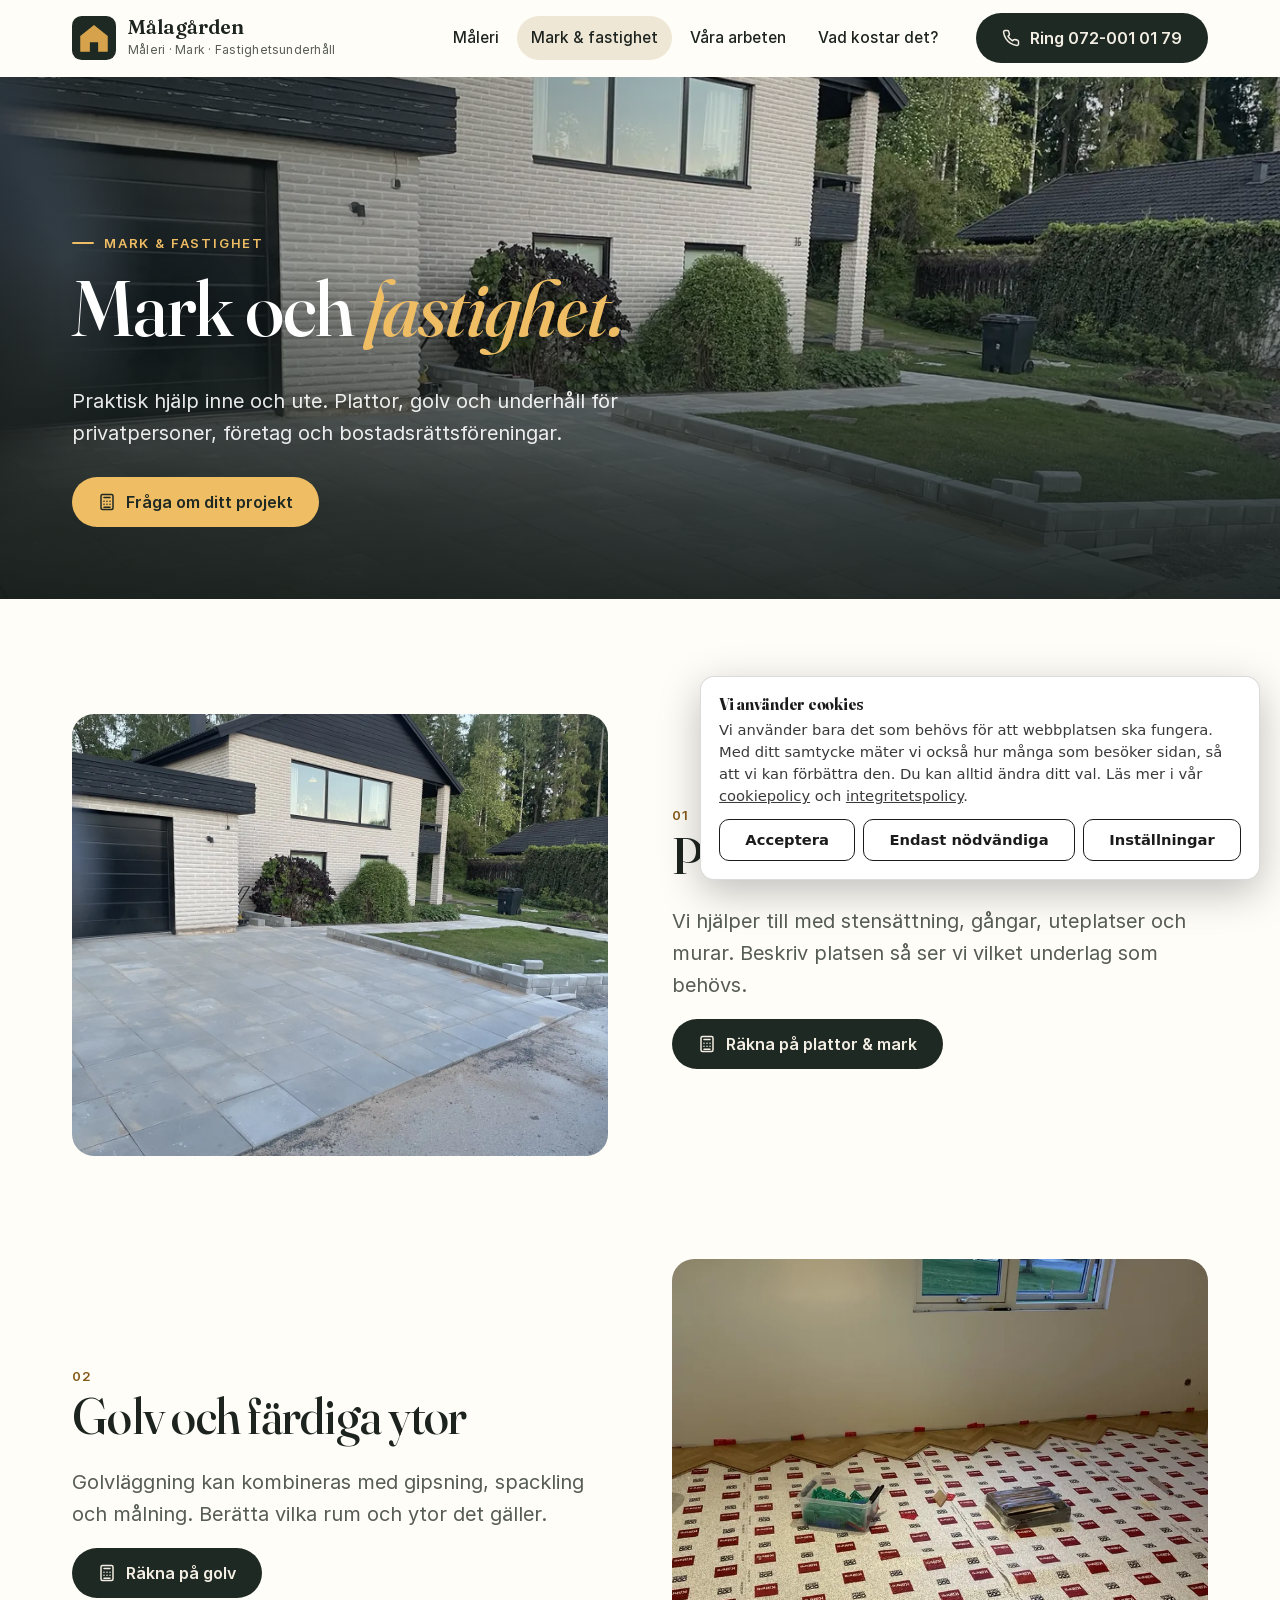
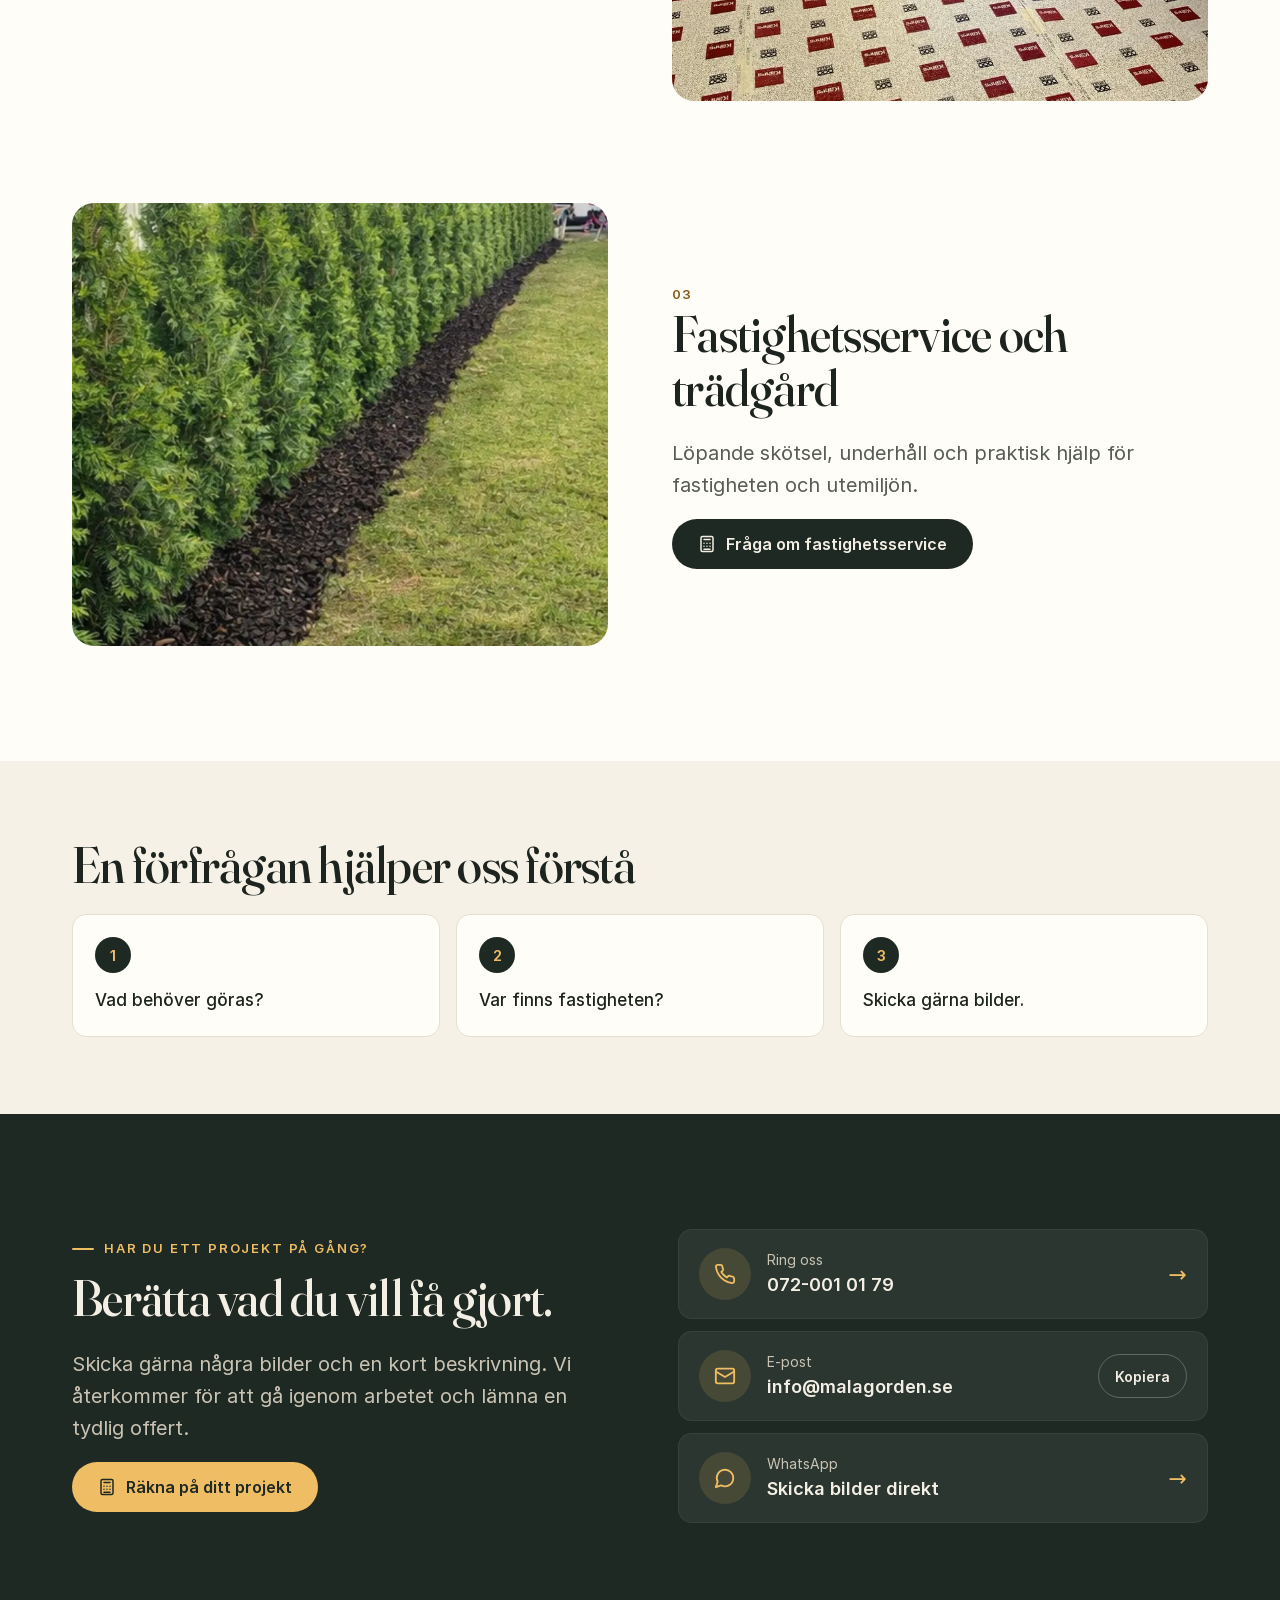
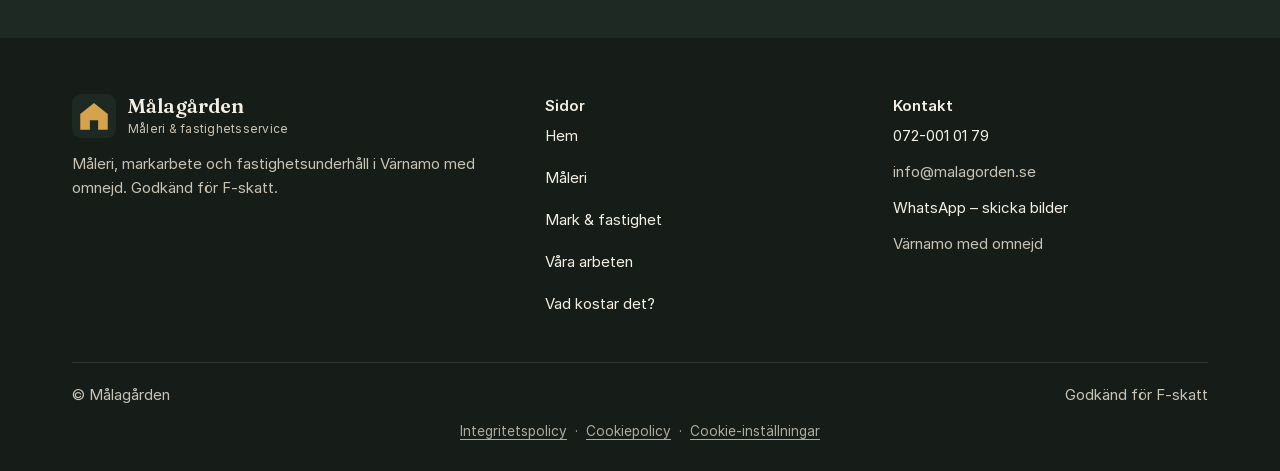
<file: mark-fastighet.html>
<!doctype html>
<html lang="sv" class="no-js">
<head>
<meta charset="utf-8">
<meta name="viewport" content="width=device-width, initial-scale=1, viewport-fit=cover">
<title>Mark, golv & fastighetsservice i Värnamo | Målagården</title>
<meta name="description" content="Plattor, markarbete, golvläggning och fastighetsservice i Värnamo för privatpersoner, företag och bostadsrättsföreningar.">
<meta name="robots" content="noindex, nofollow">
<meta name="theme-color" content="#1f2923">
<meta property="og:title" content="Mark, golv & fastighetsservice i Värnamo | Målagården">
<meta property="og:description" content="Plattor, markarbete, golvläggning och fastighetsservice i Värnamo för privatpersoner, företag och bostadsrättsföreningar.">
<meta property="og:image" content="/og.jpg">
<meta property="og:locale" content="sv_SE">
<link rel="icon" href="/favicon.svg" type="image/svg+xml">
<link rel="apple-touch-icon" href="/apple-touch-icon.png">
<link rel="preload" href="/Fraunces-normal-latin.woff2" as="font" type="font/woff2" crossorigin>
<link rel="preload" href="/Inter-400-latin.woff2" as="font" type="font/woff2" crossorigin>
<link rel="stylesheet" href="/site.css?v=mvffbmeh">
<script>document.documentElement.classList.remove('no-js')</script>
<script type="application/ld+json">{"@context":"https://schema.org","@type":"HousePainter","name":"Målagården","url":"https://malagorden.se/","telephone":"+46720010179","email":"info@malagorden.se","image":"https://malagorden.se/gula-huset-1400.webp","areaServed":"Värnamo med omnejd","address":{"@type":"PostalAddress","addressLocality":"Värnamo","addressCountry":"SE"},"description":"Måleri, gipsning, spackling, golvläggning, markarbete och fastighetsservice i Värnamo med omnejd.","knowsAbout":["Invändig målning","Fasadmålning","Gipsning","Spackling","Golvläggning","Plattor och markarbete","Fastighetsservice"]}</script>
<script defer src="/cookie.js"></script>
</head>
<body>
<a class="skip" href="#main"><!--ce:t1-->Hoppa till innehållet</a>

<header class="hdr" id="hdr">
  <div class="wrap hdr-in">
    <a class="brand" href="/" aria-label="Målagården – startsida"><svg class="brand-mark" viewBox="0 0 64 64" aria-hidden="true"><rect width="64" height="64" rx="14" fill="#1f2923"/><path d="M12 29 32 13l20 16v23H38V38H26v14H12Z" fill="#d6a24c"/></svg><span><strong><!--ce:t2-->Målagården</strong><small><!--ce:t3-->Måleri · Mark · Fastighetsunderhåll</small></span></a>
    <nav class="nav" id="nav" aria-label="Huvudmeny"><a href="/maleri.html"><!--ce:t4-->Måleri</a><a href="/mark-fastighet.html" aria-current="page"><!--ce:t5-->Mark & fastighet</a><a href="/vara-arbeten.html"><!--ce:t6-->Våra arbeten</a><a href="/offert.html"><!--ce:t7-->Vad kostar det?</a></nav>
    <a class="btn btn-dark hdr-cta" href="tel:+46720010179"><svg viewBox="0 0 24 24" fill="none" stroke="currentColor" stroke-width="2" stroke-linecap="round" stroke-linejoin="round" aria-hidden="true"><path d="M22 16.9v3a2 2 0 0 1-2.2 2 19.8 19.8 0 0 1-8.6-3.1 19.5 19.5 0 0 1-6-6A19.8 19.8 0 0 1 2.1 4.2 2 2 0 0 1 4.1 2h3a2 2 0 0 1 2 1.7c.1.9.4 1.8.7 2.7a2 2 0 0 1-.5 2.1L8 9.8a16 16 0 0 0 6 6l1.3-1.3a2 2 0 0 1 2.1-.4c.9.3 1.8.6 2.7.7a2 2 0 0 1 1.7 2Z"/></svg><span><!--ce:t8-->Ring 072-001 01 79</span></a>
    <button class="menu-btn" type="button" aria-expanded="false" aria-controls="nav"><!--ce:t9-->Meny</button>
  </div>
</header>
<main id="main">

<section class="hero page-hero">
  <img src="/markarbete-800.webp" srcset="/markarbete-480.webp 480w, /markarbete-800.webp 800w, /markarbete-1400.webp 1400w" sizes="100vw" width="1400" height="1050" alt="Stenläggning framför villa" fetchpriority="high" data-ce="i1">
  <div class="wrap hero-in">
    <p class="eyebrow light"><!--ce:t10-->Mark &amp; fastighet</p>
    <h1><!--ce:t11-->Mark och <em><!--ce:t12-->fastighet.</em></h1>
    <p class="lead"><!--ce:t13-->Praktisk hjälp inne och ute. Plattor, golv och underhåll för privatpersoner, företag och bostadsrättsföreningar.</p>
    <div class="hero-actions"><a class="btn btn-gold" href="/offert.html?jobb=mark"><svg viewBox="0 0 24 24" fill="none" stroke="currentColor" stroke-width="2" stroke-linecap="round" stroke-linejoin="round" aria-hidden="true"><rect x="4" y="2" width="16" height="20" rx="2"/><path d="M8 6h8M8 11h.01M12 11h.01M16 11h.01M8 15h.01M12 15h.01M16 15h.01M8 19h8"/></svg><span><!--ce:t14-->Fråga om ditt projekt</span></a></div>
  </div>
</section>
<section class="sec">
  <div class="wrap">
    <div class="split rv" id="mark">
      <figure><img src="/markarbete-800.webp" srcset="/markarbete-480.webp 480w, /markarbete-800.webp 800w, /markarbete-1400.webp 1400w" sizes="(max-width:860px) 100vw, 50vw" width="1400" height="1050" alt="Plattor vid hus" loading="lazy" decoding="async" data-ce="i2"></figure>
      <div>
        <span class="num"><!--ce:t15-->01</span>
        <h2><!--ce:t16-->Plattor och markarbete</h2>
        <p class="lead"><!--ce:t17-->Vi hjälper till med stensättning, gångar, uteplatser och murar. Beskriv platsen så ser vi vilket underlag som behövs.</p>
        <a class="btn btn-dark" href="/offert.html?jobb=mark"><svg viewBox="0 0 24 24" fill="none" stroke="currentColor" stroke-width="2" stroke-linecap="round" stroke-linejoin="round" aria-hidden="true"><rect x="4" y="2" width="16" height="20" rx="2"/><path d="M8 6h8M8 11h.01M12 11h.01M16 11h.01M8 15h.01M12 15h.01M16 15h.01M8 19h8"/></svg><span><!--ce:t18-->Räkna på plattor &amp; mark</span></a>
      </div>
    </div>
    <div class="split flip rv" id="golv">
      <figure><img src="/golvlaggning-800.webp" srcset="/golvlaggning-480.webp 480w, /golvlaggning-800.webp 800w, /golvlaggning-1400.webp 1152w" sizes="(max-width:860px) 100vw, 50vw" width="1152" height="1536" alt="Golvunderlag inför golvläggning" loading="lazy" decoding="async" data-ce="i3"></figure>
      <div>
        <span class="num"><!--ce:t19-->02</span>
        <h2><!--ce:t20-->Golv och färdiga ytor</h2>
        <p class="lead"><!--ce:t21-->Golvläggning kan kombineras med gipsning, spackling och målning. Berätta vilka rum och ytor det gäller.</p>
        <a class="btn btn-dark" href="/offert.html?jobb=golv"><svg viewBox="0 0 24 24" fill="none" stroke="currentColor" stroke-width="2" stroke-linecap="round" stroke-linejoin="round" aria-hidden="true"><rect x="4" y="2" width="16" height="20" rx="2"/><path d="M8 6h8M8 11h.01M12 11h.01M16 11h.01M8 15h.01M12 15h.01M16 15h.01M8 19h8"/></svg><span><!--ce:t22-->Räkna på golv</span></a>
      </div>
    </div>
    <div class="split rv" id="service">
      <figure><img src="/hackplantering-800.webp" srcset="/hackplantering-480.webp 480w, /hackplantering-800.webp 800w, /hackplantering-1400.webp 1003w" sizes="(max-width:860px) 100vw, 50vw" width="1003" height="1536" alt="Färdig häckplantering med bark" loading="lazy" decoding="async" data-ce="i4"></figure>
      <div>
        <span class="num"><!--ce:t23-->03</span>
        <h2><!--ce:t24-->Fastighetsservice och trädgård</h2>
        <p class="lead"><!--ce:t25-->Löpande skötsel, underhåll och praktisk hjälp för fastigheten och utemiljön.</p>
        <a class="btn btn-dark" href="/offert.html?jobb=service"><svg viewBox="0 0 24 24" fill="none" stroke="currentColor" stroke-width="2" stroke-linecap="round" stroke-linejoin="round" aria-hidden="true"><rect x="4" y="2" width="16" height="20" rx="2"/><path d="M8 6h8M8 11h.01M12 11h.01M16 11h.01M8 15h.01M12 15h.01M16 15h.01M8 19h8"/></svg><span><!--ce:t26-->Fråga om fastighetsservice</span></a>
      </div>
    </div>
  </div>
</section>
<section class="sec-tight sec-sand">
  <div class="wrap">
    <h2 class="rv"><!--ce:t27-->En förfrågan hjälper oss förstå</h2>
    <ol class="steps3">
      <li class="rv" style="--i:0"><!--ce:t28-->Vad behöver göras?</li>
      <li class="rv" style="--i:1"><!--ce:t29-->Var finns fastigheten?</li>
      <li class="rv" style="--i:2"><!--ce:t30-->Skicka gärna bilder.</li>
    </ol>
  </div>
</section>

<section class="sec sec-dark" id="kontakt">
  <div class="wrap contact">
    <div class="rv">
      <p class="eyebrow light"><!--ce:t31-->Har du ett projekt på gång?</p>
      <h2><!--ce:t32-->Berätta vad du vill få gjort.</h2>
      <p class="lead"><!--ce:t33-->Skicka gärna några bilder och en kort beskrivning. Vi återkommer för att gå igenom arbetet och lämna en tydlig offert.</p>
      <a class="btn btn-gold" href="/offert.html"><svg viewBox="0 0 24 24" fill="none" stroke="currentColor" stroke-width="2" stroke-linecap="round" stroke-linejoin="round" aria-hidden="true"><rect x="4" y="2" width="16" height="20" rx="2"/><path d="M8 6h8M8 11h.01M12 11h.01M16 11h.01M8 15h.01M12 15h.01M16 15h.01M8 19h8"/></svg><span><!--ce:t34-->Räkna på ditt projekt</span></a>
    </div>
    <div class="c-card rv" style="--i:1">
      <a class="c-row" href="tel:+46720010179"><span class="ic"><svg viewBox="0 0 24 24" fill="none" stroke="currentColor" stroke-width="2" stroke-linecap="round" stroke-linejoin="round" aria-hidden="true"><path d="M22 16.9v3a2 2 0 0 1-2.2 2 19.8 19.8 0 0 1-8.6-3.1 19.5 19.5 0 0 1-6-6A19.8 19.8 0 0 1 2.1 4.2 2 2 0 0 1 4.1 2h3a2 2 0 0 1 2 1.7c.1.9.4 1.8.7 2.7a2 2 0 0 1-.5 2.1L8 9.8a16 16 0 0 0 6 6l1.3-1.3a2 2 0 0 1 2.1-.4c.9.3 1.8.6 2.7.7a2 2 0 0 1 1.7 2Z"/></svg></span><span><small><!--ce:t35-->Ring oss</small><strong><!--ce:t36-->072-001 01 79</strong></span><span class="go" aria-hidden="true"><!--ce:t37-->→</span></a>
      <div class="c-row"><span class="ic"><svg viewBox="0 0 24 24" fill="none" stroke="currentColor" stroke-width="2" stroke-linecap="round" stroke-linejoin="round" aria-hidden="true"><rect x="2" y="4" width="20" height="16" rx="2"/><path d="m22 7-10 6L2 7"/></svg></span><span><small><!--ce:t38-->E-post</small><strong><!--ce:t39-->info@malagorden.se</strong></span><button class="copy" type="button" data-copy="info@malagorden.se"><!--ce:t40-->Kopiera</button></div>
      <a class="c-row" href="https://wa.me/46720010179" target="_blank" rel="noopener"><span class="ic"><svg viewBox="0 0 24 24" fill="none" stroke="currentColor" stroke-width="2" stroke-linecap="round" stroke-linejoin="round" aria-hidden="true"><path d="M7.9 20A9 9 0 1 0 4 16.1L2 22Z"/></svg></span><span><small><!--ce:t41-->WhatsApp</small><strong><!--ce:t42-->Skicka bilder direkt</strong></span><span class="go" aria-hidden="true"><!--ce:t43-->→</span></a>
    </div>
  </div>
</section>
</main>
<footer class="ftr">
  <div class="wrap">
    <div class="ftr-grid">
      <div>
        <a class="brand" href="/" aria-label="Målagården – startsida"><svg class="brand-mark" viewBox="0 0 64 64" aria-hidden="true"><rect width="64" height="64" rx="14" fill="#1f2923"/><path d="M12 29 32 13l20 16v23H38V38H26v14H12Z" fill="#d6a24c"/></svg><span><strong><!--ce:t44-->Målagården</strong><small><!--ce:t45-->Måleri &amp; fastighetsservice</small></span></a>
        <p><!--ce:t46-->Måleri, markarbete och fastighetsunderhåll i Värnamo med omnejd. Godkänd för F-skatt.</p>
      </div>
      <div>
        <strong><!--ce:t47-->Sidor</strong>
        <ul><li><a href="/"><!--ce:t48-->Hem</a></li><li><a href="/maleri.html"><!--ce:t49-->Måleri</a></li><li><a href="/mark-fastighet.html"><!--ce:t50-->Mark & fastighet</a></li><li><a href="/vara-arbeten.html"><!--ce:t51-->Våra arbeten</a></li><li><a href="/offert.html"><!--ce:t52-->Vad kostar det?</a></li></ul>
      </div>
      <div>
        <strong><!--ce:t53-->Kontakt</strong>
        <ul>
          <li><a href="tel:+46720010179"><!--ce:t54-->072-001 01 79</a></li>
          <li><span><!--ce:t55-->info@malagorden.se</span></li>
          <li><a href="https://wa.me/46720010179" target="_blank" rel="noopener"><!--ce:t56-->WhatsApp – skicka bilder</a></li>
          <li><span><!--ce:t57-->Värnamo med omnejd</span></li>
        </ul>
      </div>
    </div>
    <div class="ftr-bottom"><span><!--ce:t58-->© Målagården</span><span><!--ce:t59-->Godkänd för F-skatt</span></div>
  </div>
</footer>
<div class="mbar" id="mbar" data-ce-skip><a class="btn btn-line" href="tel:+46720010179"><svg viewBox="0 0 24 24" fill="none" stroke="currentColor" stroke-width="2" stroke-linecap="round" stroke-linejoin="round" aria-hidden="true"><path d="M22 16.9v3a2 2 0 0 1-2.2 2 19.8 19.8 0 0 1-8.6-3.1 19.5 19.5 0 0 1-6-6A19.8 19.8 0 0 1 2.1 4.2 2 2 0 0 1 4.1 2h3a2 2 0 0 1 2 1.7c.1.9.4 1.8.7 2.7a2 2 0 0 1-.5 2.1L8 9.8a16 16 0 0 0 6 6l1.3-1.3a2 2 0 0 1 2.1-.4c.9.3 1.8.6 2.7.7a2 2 0 0 1 1.7 2Z"/></svg><span>Ring</span></a><a class="btn btn-gold" href="/offert.html"><svg viewBox="0 0 24 24" fill="none" stroke="currentColor" stroke-width="2" stroke-linecap="round" stroke-linejoin="round" aria-hidden="true"><rect x="4" y="2" width="16" height="20" rx="2"/><path d="M8 6h8M8 11h.01M12 11h.01M16 11h.01M8 15h.01M12 15h.01M16 15h.01M8 19h8"/></svg><span>Vad kostar det?</span></a></div>
<script src="/site.js?v=mvffbmeh" defer></script>
</body>
</html>
</file>
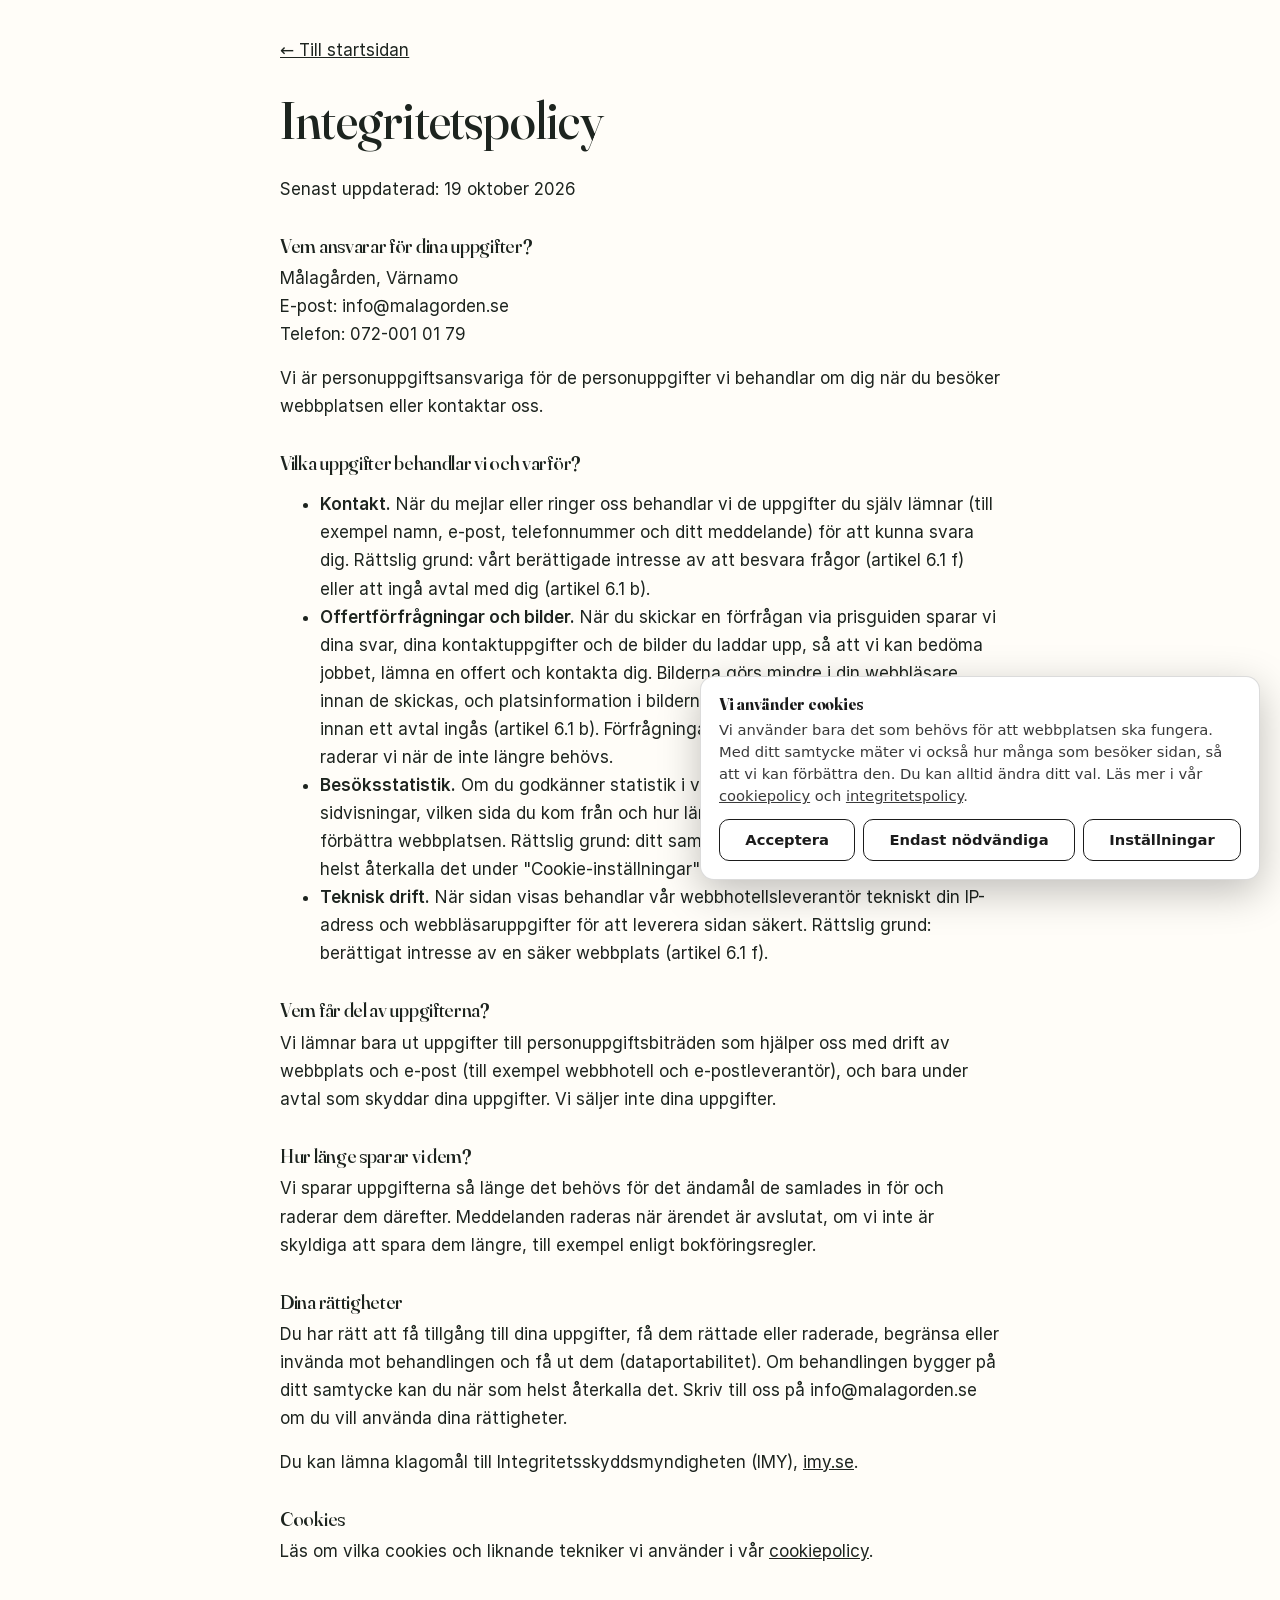
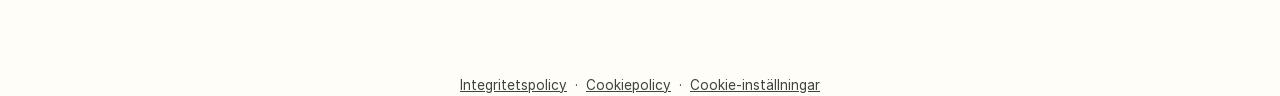
<file: privatlivspolitik.html>
<!doctype html>
<html lang="sv">
<head>
<meta charset="utf-8">
<meta name="viewport" content="width=device-width, initial-scale=1, viewport-fit=cover">
<title>Integritetspolicy – Målagården</title>
<meta name="description" content="Integritetspolicy för Målagården">
<meta name="robots" content="noindex, nofollow">
<meta name="theme-color" content="#1f2923">
<meta property="og:title" content="Målagården – Måleri & fastighetsservice i Värnamo">
<meta property="og:description" content="Måleri, gipsning, spackling, golvläggning, markarbete och fastighetsservice i Värnamo. Räkna på ditt projekt och skicka bilder för en tydlig offert.">
<meta property="og:image" content="/og.jpg">
<meta property="og:locale" content="sv_SE">
<link rel="icon" href="/favicon.svg" type="image/svg+xml">
<link rel="apple-touch-icon" href="/apple-touch-icon.png">
<link rel="preload" href="/Fraunces-normal-latin.woff2" as="font" type="font/woff2" crossorigin>
<link rel="preload" href="/Inter-400-latin.woff2" as="font" type="font/woff2" crossorigin>
<link rel="stylesheet" href="/site.css?v=mvffbmeh">
<script>document.documentElement.classList.remove('no-js')</script>
<script type="application/ld+json">{"@context":"https://schema.org","@type":"HousePainter","name":"Målagården","url":"https://malagorden.se/","telephone":"+46720010179","email":"info@malagorden.se","image":"https://malagorden.se/gula-huset-1400.webp","areaServed":"Värnamo med omnejd","address":{"@type":"PostalAddress","addressLocality":"Värnamo","addressCountry":"SE"},"description":"Måleri, gipsning, spackling, golvläggning, markarbete och fastighetsservice i Värnamo med omnejd.","knowsAbout":["Invändig målning","Fasadmålning","Gipsning","Spackling","Golvläggning","Plattor och markarbete","Fastighetsservice"]}</script>
<style>.pol{max-width:760px;margin:0 auto;padding:36px 20px 80px;line-height:1.65}.pol h1{margin:.2em 0 .5em}.pol h2{margin:1.6em 0 .4em;font-size:1.25rem}.pol a{text-decoration:underline}.pol .til{display:inline-block;margin-bottom:18px}</style></head>
<body>
<main class="pol"><a class="til" href="/"><!--ce:t1-->← Till startsidan</a>
<h1><!--ce:t2-->Integritetspolicy</h1>
<p><!--ce:t3-->Senast uppdaterad: 19 oktober 2026</p>
<h2><!--ce:t4-->Vem ansvarar för dina uppgifter?</h2><p><!--ce:t5-->Målagården, Värnamo<br><!--ce:t6-->E-post: <span class="pol-mail"><!--ce:t7-->info@malagorden.se</span><br><!--ce:t8-->Telefon: 072-001 01 79</p>
<p><!--ce:t9-->Vi är personuppgiftsansvariga för de personuppgifter vi behandlar om dig när du besöker webbplatsen eller kontaktar oss.</p>
<h2><!--ce:t10-->Vilka uppgifter behandlar vi och varför?</h2>
<ul>
<li><b><!--ce:t11-->Kontakt.</b><!--ce:t12--> När du mejlar eller ringer oss behandlar vi de uppgifter du själv lämnar (till exempel namn, e-post, telefonnummer och ditt meddelande) för att kunna svara dig. Rättslig grund: vårt berättigade intresse av att besvara frågor (artikel 6.1 f) eller att ingå avtal med dig (artikel 6.1 b).</li>
<li><b><!--ce:t13-->Offertförfrågningar och bilder.</b><!--ce:t14--> När du skickar en förfrågan via prisguiden sparar vi dina svar, dina kontaktuppgifter och de bilder du laddar upp, så att vi kan bedöma jobbet, lämna en offert och kontakta dig. Bilderna görs mindre i din webbläsare innan de skickas, och platsinformation i bilderna tas bort. Rättslig grund: åtgärder innan ett avtal ingås (artikel 6.1 b). Förfrågningar som inte leder till ett uppdrag raderar vi när de inte längre behövs.</li>
<li><b><!--ce:t15-->Besöksstatistik.</b><!--ce:t16--> Om du godkänner statistik i vårt cookie-samtycke mäter vi sidvisningar, vilken sida du kom från och hur länge du stannar, så att vi kan förbättra webbplatsen. Rättslig grund: ditt samtycke (artikel 6.1 a). Du kan när som helst återkalla det under "Cookie-inställningar" längst ned på sidan.</li>
<li><b><!--ce:t17-->Teknisk drift.</b><!--ce:t18--> När sidan visas behandlar vår webbhotellsleverantör tekniskt din IP-adress och webbläsaruppgifter för att leverera sidan säkert. Rättslig grund: berättigat intresse av en säker webbplats (artikel 6.1 f).</li>
</ul>
<h2><!--ce:t19-->Vem får del av uppgifterna?</h2><p><!--ce:t20-->Vi lämnar bara ut uppgifter till personuppgiftsbiträden som hjälper oss med drift av webbplats och e-post (till exempel webbhotell och e-postleverantör), och bara under avtal som skyddar dina uppgifter. Vi säljer inte dina uppgifter.</p>
<h2><!--ce:t21-->Hur länge sparar vi dem?</h2><p><!--ce:t22-->Vi sparar uppgifterna så länge det behövs för det ändamål de samlades in för och raderar dem därefter. Meddelanden raderas när ärendet är avslutat, om vi inte är skyldiga att spara dem längre, till exempel enligt bokföringsregler.</p>
<h2><!--ce:t23-->Dina rättigheter</h2><p><!--ce:t24-->Du har rätt att få tillgång till dina uppgifter, få dem rättade eller raderade, begränsa eller invända mot behandlingen och få ut dem (dataportabilitet). Om behandlingen bygger på ditt samtycke kan du när som helst återkalla det. Skriv till oss på <span class="pol-mail"><!--ce:t25-->info@malagorden.se</span><!--ce:t26--> om du vill använda dina rättigheter.</p>
<p><!--ce:t27-->Du kan lämna klagomål till Integritetsskyddsmyndigheten (IMY), <a href="https://www.imy.se" rel="noopener"><!--ce:t28-->imy.se</a><!--ce:t29-->.</p>
<h2><!--ce:t30-->Cookies</h2><p><!--ce:t31-->Läs om vilka cookies och liknande tekniker vi använder i vår <a href="/cookiepolitik.html"><!--ce:t32-->cookiepolicy</a><!--ce:t33-->.</p>
</main>
<footer></footer>
<script defer src="/cookie.js"></script>
</body>
</html>
</file>
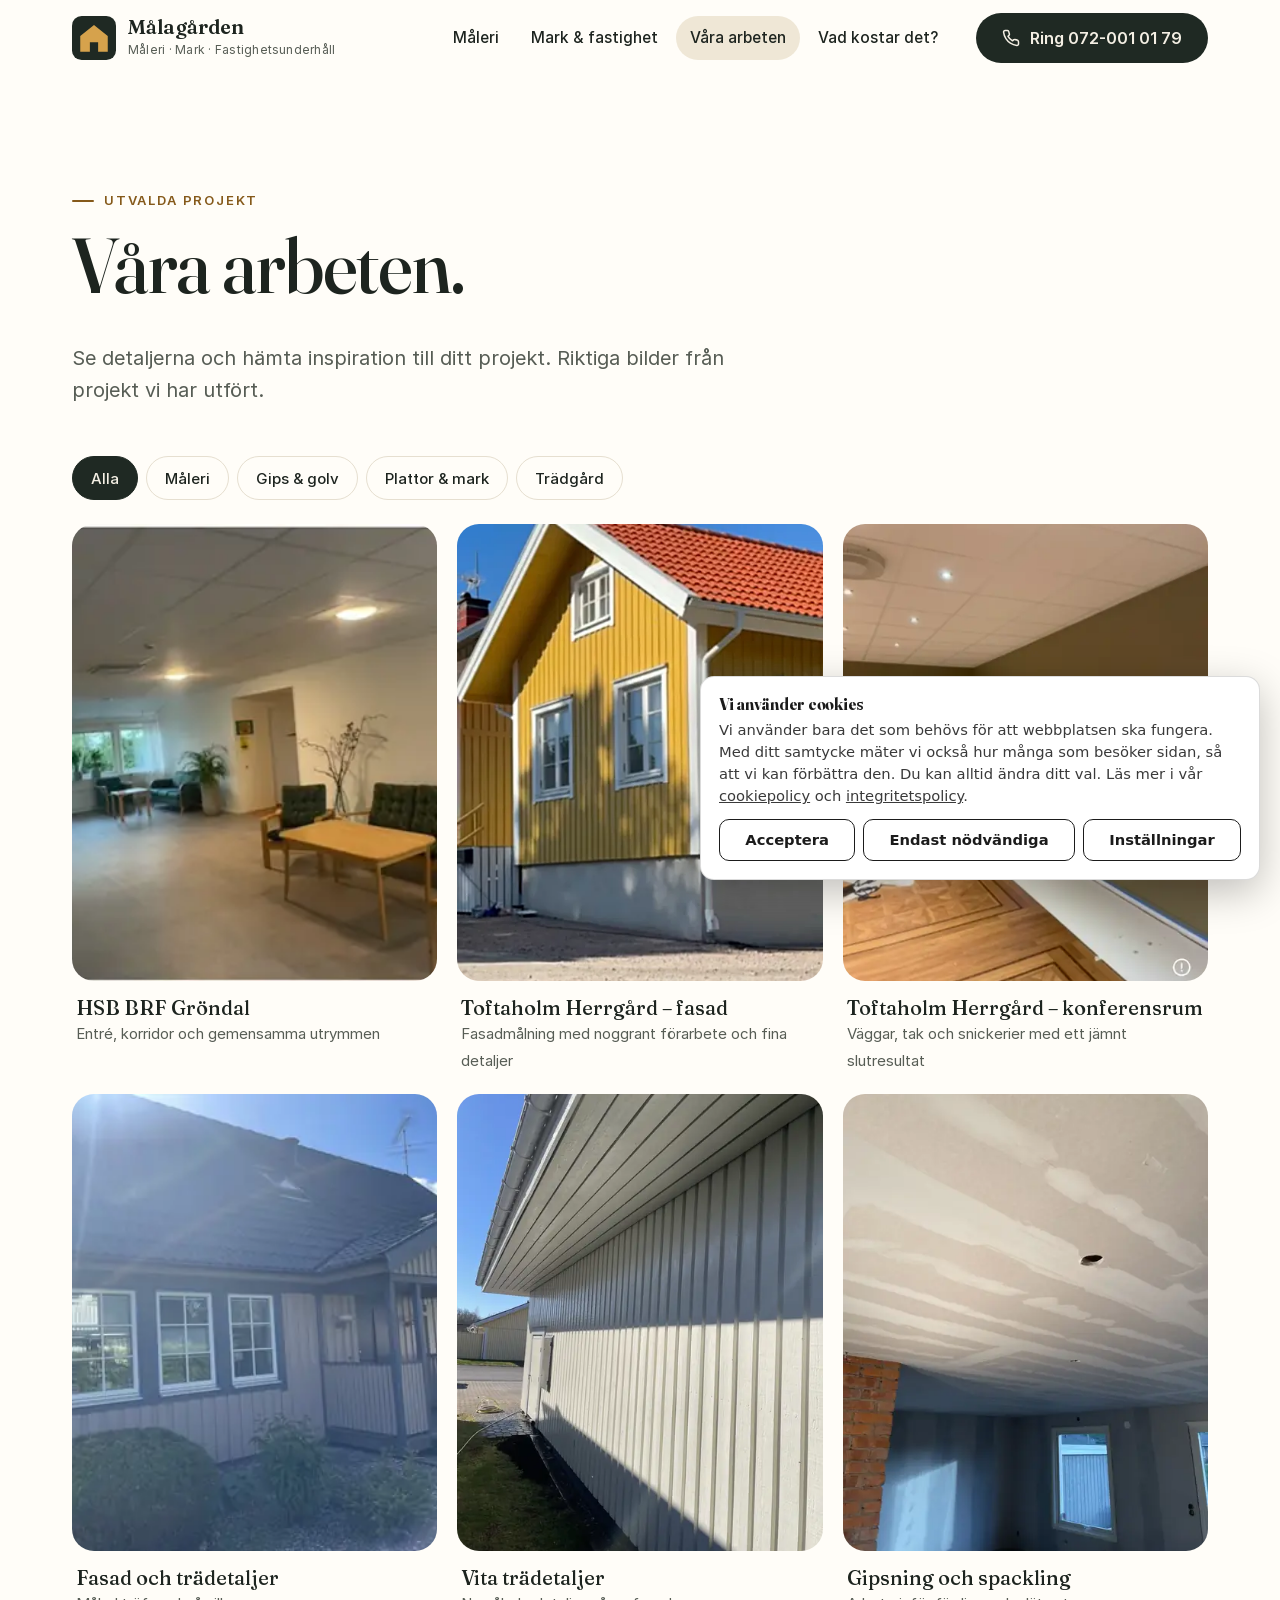
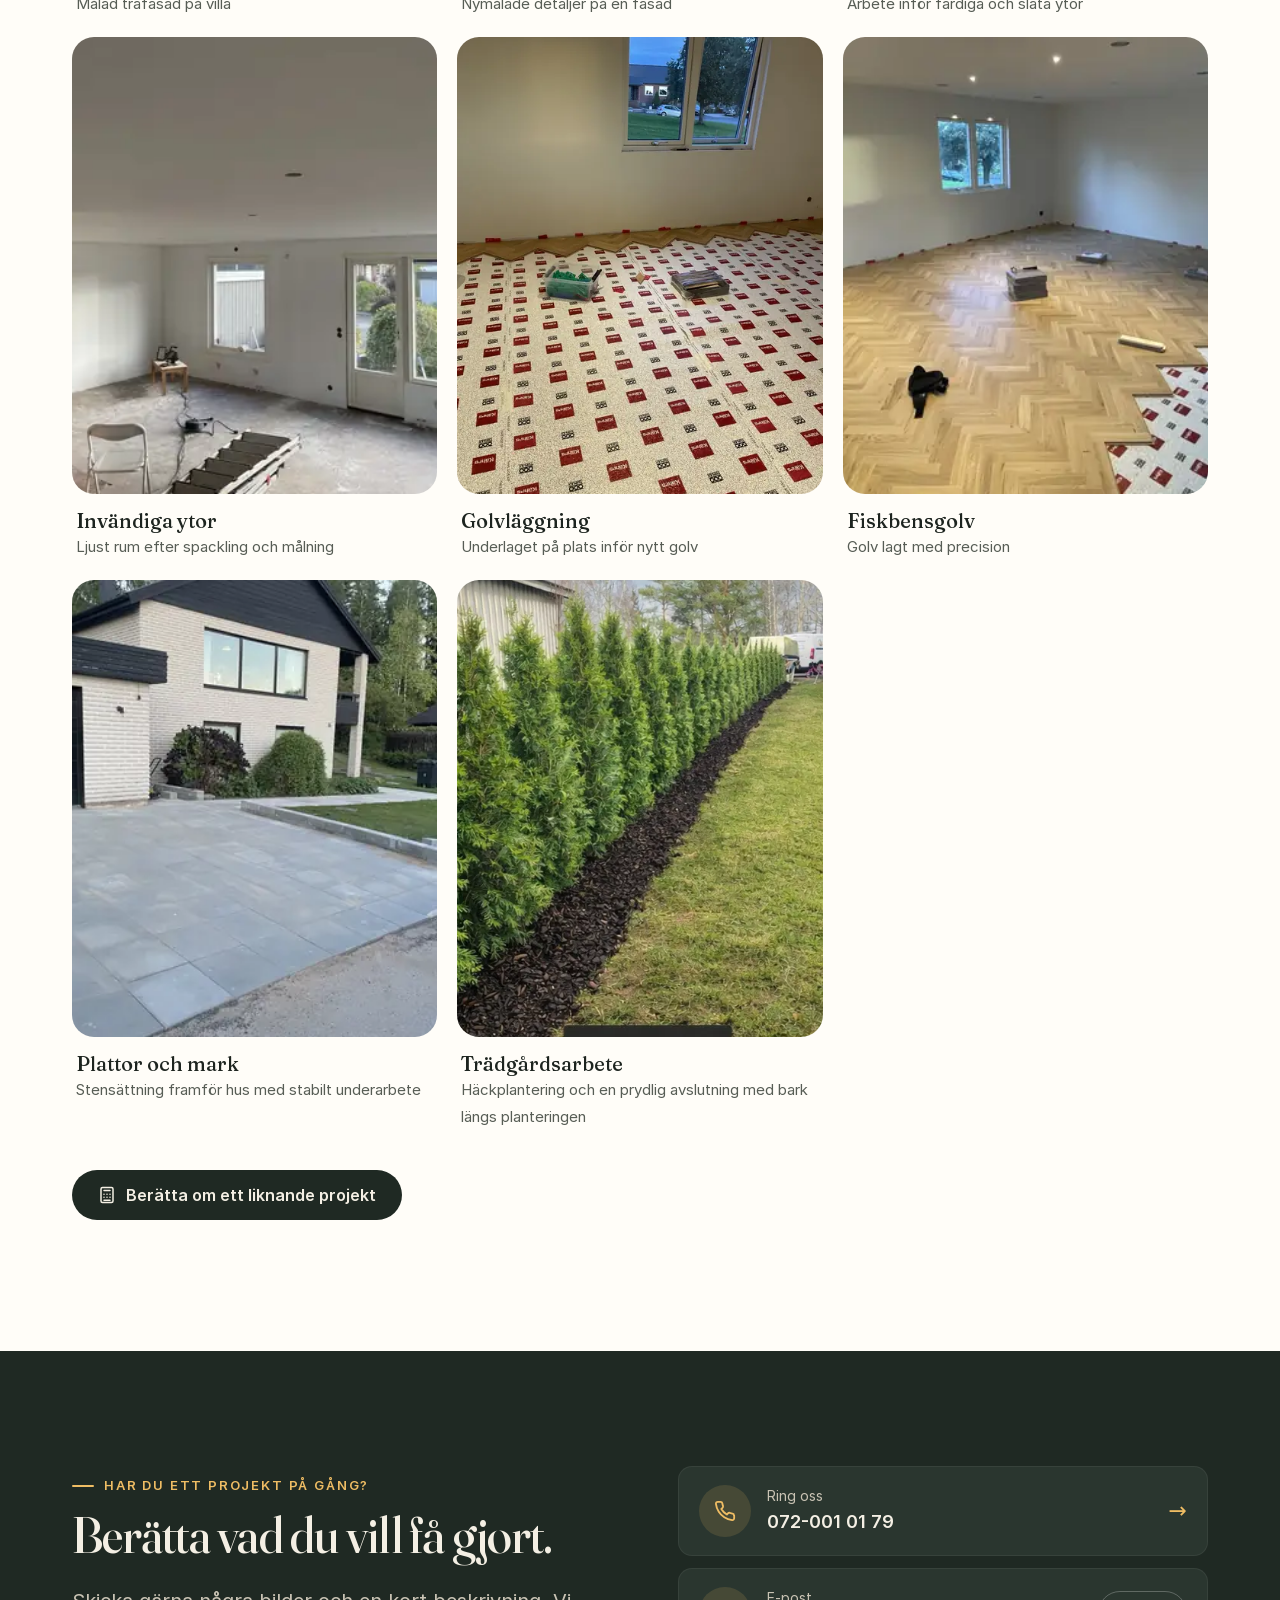
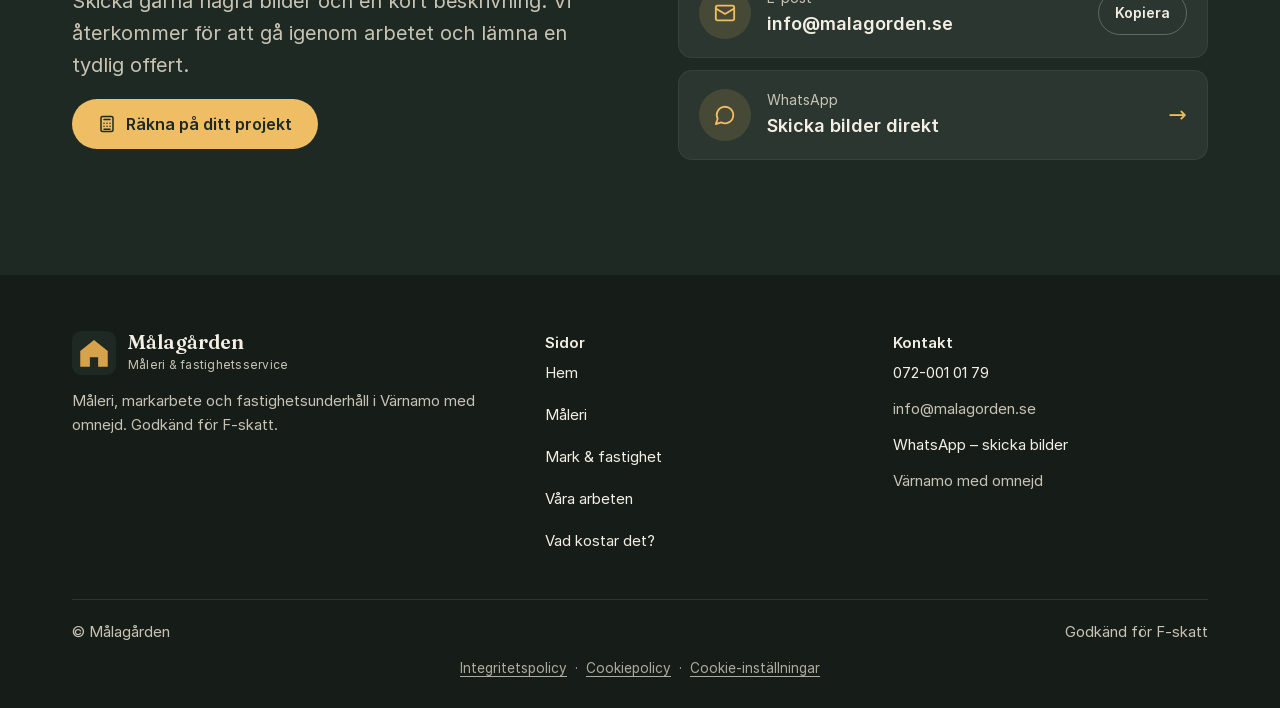
<file: vara-arbeten.html>
<!doctype html>
<html lang="sv" class="no-js">
<head>
<meta charset="utf-8">
<meta name="viewport" content="width=device-width, initial-scale=1, viewport-fit=cover">
<title>Våra arbeten – måleri, golv och mark | Målagården</title>
<meta name="description" content="Se utvalda arbeten inom måleri, gipsning, golv, mark och trädgård av Målagården i Värnamo.">
<meta name="robots" content="noindex, nofollow">
<meta name="theme-color" content="#1f2923">
<meta property="og:title" content="Våra arbeten – måleri, golv och mark | Målagården">
<meta property="og:description" content="Se utvalda arbeten inom måleri, gipsning, golv, mark och trädgård av Målagården i Värnamo.">
<meta property="og:image" content="/og.jpg">
<meta property="og:locale" content="sv_SE">
<link rel="icon" href="/favicon.svg" type="image/svg+xml">
<link rel="apple-touch-icon" href="/apple-touch-icon.png">
<link rel="preload" href="/Fraunces-normal-latin.woff2" as="font" type="font/woff2" crossorigin>
<link rel="preload" href="/Inter-400-latin.woff2" as="font" type="font/woff2" crossorigin>
<link rel="stylesheet" href="/site.css?v=mvffbmeh">
<script>document.documentElement.classList.remove('no-js')</script>
<script defer src="/cookie.js"></script>
</head>
<body>
<a class="skip" href="#main"><!--ce:t1-->Hoppa till innehållet</a>

<header class="hdr" id="hdr">
  <div class="wrap hdr-in">
    <a class="brand" href="/" aria-label="Målagården – startsida"><svg class="brand-mark" viewBox="0 0 64 64" aria-hidden="true"><rect width="64" height="64" rx="14" fill="#1f2923"/><path d="M12 29 32 13l20 16v23H38V38H26v14H12Z" fill="#d6a24c"/></svg><span><strong><!--ce:t2-->Målagården</strong><small><!--ce:t3-->Måleri · Mark · Fastighetsunderhåll</small></span></a>
    <nav class="nav" id="nav" aria-label="Huvudmeny"><a href="/maleri.html"><!--ce:t4-->Måleri</a><a href="/mark-fastighet.html"><!--ce:t5-->Mark & fastighet</a><a href="/vara-arbeten.html" aria-current="page"><!--ce:t6-->Våra arbeten</a><a href="/offert.html"><!--ce:t7-->Vad kostar det?</a></nav>
    <a class="btn btn-dark hdr-cta" href="tel:+46720010179"><svg viewBox="0 0 24 24" fill="none" stroke="currentColor" stroke-width="2" stroke-linecap="round" stroke-linejoin="round" aria-hidden="true"><path d="M22 16.9v3a2 2 0 0 1-2.2 2 19.8 19.8 0 0 1-8.6-3.1 19.5 19.5 0 0 1-6-6A19.8 19.8 0 0 1 2.1 4.2 2 2 0 0 1 4.1 2h3a2 2 0 0 1 2 1.7c.1.9.4 1.8.7 2.7a2 2 0 0 1-.5 2.1L8 9.8a16 16 0 0 0 6 6l1.3-1.3a2 2 0 0 1 2.1-.4c.9.3 1.8.6 2.7.7a2 2 0 0 1 1.7 2Z"/></svg><span><!--ce:t8-->Ring 072-001 01 79</span></a>
    <button class="menu-btn" type="button" aria-expanded="false" aria-controls="nav"><!--ce:t9-->Meny</button>
  </div>
</header>
<main id="main">

<section class="sec" style="padding-bottom:32px">
  <div class="wrap">
    <p class="eyebrow"><!--ce:t10-->Utvalda projekt</p>
    <h1><!--ce:t11-->Våra arbeten.</h1>
    <p class="lead"><!--ce:t12-->Se detaljerna och hämta inspiration till ditt projekt. Riktiga bilder från projekt vi har utfört.</p>
  </div>
</section>
<section class="sec" style="padding-top:0">
  <div class="wrap">
    <div class="filters" role="group" aria-label="Visa arbeten" data-filters>
      <button class="chip" type="button" aria-pressed="true" data-f="alla">Alla</button>
      <button class="chip" type="button" aria-pressed="false" data-f="maleri">Måleri</button>
      <button class="chip" type="button" aria-pressed="false" data-f="gips">Gips &amp; golv</button>
      <button class="chip" type="button" aria-pressed="false" data-f="mark">Plattor &amp; mark</button>
      <button class="chip" type="button" aria-pressed="false" data-f="tradgard">Trädgård</button>
    </div>
    <div class="works" data-lightbox>
      <figure class="work rv" style="--i:0" data-k="maleri"><button type="button" data-cap="HSB BRF Gröndal – Entré, korridor och gemensamma utrymmen"><img src="/brf-grondal-800.webp" srcset="/brf-grondal-480.webp 480w, /brf-grondal-800.webp 800w, /brf-grondal-1400.webp 1170w" sizes="(max-width:520px) 100vw, (max-width:900px) 50vw, 33vw" width="1170" height="886" alt="Entré och gemensamhetsutrymme i HSB BRF Gröndal" loading="lazy" decoding="async"></button><figcaption><b>HSB BRF Gröndal</b><span>Entré, korridor och gemensamma utrymmen</span></figcaption></figure>
      <figure class="work rv" style="--i:1" data-k="maleri"><button type="button" data-cap="Toftaholm Herrgård – fasad – Fasadmålning med noggrant förarbete och fina detaljer"><img src="/gula-huset-800.webp" srcset="/gula-huset-480.webp 480w, /gula-huset-800.webp 800w, /gula-huset-1400.webp 1089w" sizes="(max-width:520px) 100vw, (max-width:900px) 50vw, 33vw" width="1089" height="1536" alt="Målad gul fasad på Toftaholm Herrgård" loading="lazy" decoding="async"></button><figcaption><b>Toftaholm Herrgård – fasad</b><span>Fasadmålning med noggrant förarbete och fina detaljer</span></figcaption></figure>
      <figure class="work rv" style="--i:2" data-k="maleri"><button type="button" data-cap="Toftaholm Herrgård – konferensrum – Väggar, tak och snickerier med ett jämnt slutresultat"><img src="/toftaholm-konferensrum-800.webp" srcset="/toftaholm-konferensrum-480.webp 480w, /toftaholm-konferensrum-800.webp 800w, /toftaholm-konferensrum-1400.webp 1170w" sizes="(max-width:520px) 100vw, (max-width:900px) 50vw, 33vw" width="1170" height="1549" alt="Målat konferensrum på Toftaholm Herrgård" loading="lazy" decoding="async"></button><figcaption><b>Toftaholm Herrgård – konferensrum</b><span>Väggar, tak och snickerier med ett jämnt slutresultat</span></figcaption></figure>
      <figure class="work rv" style="--i:0" data-k="maleri"><button type="button" data-cap="Fasad och trädetaljer – Målad träfasad på villa"><img src="/fasadmalning-800.webp" srcset="/fasadmalning-480.webp 480w, /fasadmalning-800.webp 800w, /fasadmalning-1400.webp 1400w" sizes="(max-width:520px) 100vw, (max-width:900px) 50vw, 33vw" width="1400" height="1050" alt="Målad träfasad på ett hus" loading="lazy" decoding="async"></button><figcaption><b>Fasad och trädetaljer</b><span>Målad träfasad på villa</span></figcaption></figure>
      <figure class="work rv" style="--i:1" data-k="maleri"><button type="button" data-cap="Vita trädetaljer – Nymålade detaljer på en fasad"><img src="/fasad-detalj-800.webp" srcset="/fasad-detalj-480.webp 480w, /fasad-detalj-800.webp 800w, /fasad-detalj-1400.webp 1152w" sizes="(max-width:520px) 100vw, (max-width:900px) 50vw, 33vw" width="1152" height="1536" alt="Nymålade vita trädetaljer på en fasad" loading="lazy" decoding="async"></button><figcaption><b>Vita trädetaljer</b><span>Nymålade detaljer på en fasad</span></figcaption></figure>
      <figure class="work rv" style="--i:2" data-k="gips"><button type="button" data-cap="Gipsning och spackling – Arbete inför färdiga och släta ytor"><img src="/gipstak-spackling-800.webp" srcset="/gipstak-spackling-480.webp 480w, /gipstak-spackling-800.webp 800w, /gipstak-spackling-1400.webp 1152w" sizes="(max-width:520px) 100vw, (max-width:900px) 50vw, 33vw" width="1152" height="1536" alt="Gipstak under spackling" loading="lazy" decoding="async"></button><figcaption><b>Gipsning och spackling</b><span>Arbete inför färdiga och släta ytor</span></figcaption></figure>
      <figure class="work rv" style="--i:0" data-k="gips"><button type="button" data-cap="Invändiga ytor – Ljust rum efter spackling och målning"><img src="/fardigt-rum-800.webp" srcset="/fardigt-rum-480.webp 480w, /fardigt-rum-800.webp 800w, /fardigt-rum-1400.webp 1400w" sizes="(max-width:520px) 100vw, (max-width:900px) 50vw, 33vw" width="1400" height="1050" alt="Ljust målat rum" loading="lazy" decoding="async"></button><figcaption><b>Invändiga ytor</b><span>Ljust rum efter spackling och målning</span></figcaption></figure>
      <figure class="work rv" style="--i:1" data-k="gips"><button type="button" data-cap="Golvläggning – Underlaget på plats inför nytt golv"><img src="/golvlaggning-800.webp" srcset="/golvlaggning-480.webp 480w, /golvlaggning-800.webp 800w, /golvlaggning-1400.webp 1152w" sizes="(max-width:520px) 100vw, (max-width:900px) 50vw, 33vw" width="1152" height="1536" alt="Golvunderlag inför golvläggning" loading="lazy" decoding="async"></button><figcaption><b>Golvläggning</b><span>Underlaget på plats inför nytt golv</span></figcaption></figure>
      <figure class="work rv" style="--i:2" data-k="gips"><button type="button" data-cap="Fiskbensgolv – Golv lagt med precision"><img src="/fiskbensgolv-800.webp" srcset="/fiskbensgolv-480.webp 480w, /fiskbensgolv-800.webp 800w, /fiskbensgolv-1400.webp 1400w" sizes="(max-width:520px) 100vw, (max-width:900px) 50vw, 33vw" width="1400" height="1050" alt="Fiskbensgolv under läggning i ett ljust rum" loading="lazy" decoding="async"></button><figcaption><b>Fiskbensgolv</b><span>Golv lagt med precision</span></figcaption></figure>
      <figure class="work rv" style="--i:0" data-k="mark"><button type="button" data-cap="Plattor och mark – Stensättning framför hus med stabilt underarbete"><img src="/markarbete-800.webp" srcset="/markarbete-480.webp 480w, /markarbete-800.webp 800w, /markarbete-1400.webp 1400w" sizes="(max-width:520px) 100vw, (max-width:900px) 50vw, 33vw" width="1400" height="1050" alt="Stenläggning framför ett vitt hus" loading="lazy" decoding="async"></button><figcaption><b>Plattor och mark</b><span>Stensättning framför hus med stabilt underarbete</span></figcaption></figure>
      <figure class="work rv" style="--i:1" data-k="tradgard"><button type="button" data-cap="Trädgårdsarbete – Häckplantering och en prydlig avslutning med bark längs planteringen"><img src="/hackplantering-800.webp" srcset="/hackplantering-480.webp 480w, /hackplantering-800.webp 800w, /hackplantering-1400.webp 1003w" sizes="(max-width:520px) 100vw, (max-width:900px) 50vw, 33vw" width="1003" height="1536" alt="Färdig häckplantering med bark längs gräsmatta" loading="lazy" decoding="async"></button><figcaption><b>Trädgårdsarbete</b><span>Häckplantering och en prydlig avslutning med bark längs planteringen</span></figcaption></figure>
    </div>
    <p style="margin-top:40px"><a class="btn btn-dark" href="/offert.html"><svg viewBox="0 0 24 24" fill="none" stroke="currentColor" stroke-width="2" stroke-linecap="round" stroke-linejoin="round" aria-hidden="true"><rect x="4" y="2" width="16" height="20" rx="2"/><path d="M8 6h8M8 11h.01M12 11h.01M16 11h.01M8 15h.01M12 15h.01M16 15h.01M8 19h8"/></svg><span><!--ce:t13-->Berätta om ett liknande projekt</span></a></p>
  </div>
</section>

<section class="sec sec-dark" id="kontakt">
  <div class="wrap contact">
    <div class="rv">
      <p class="eyebrow light"><!--ce:t14-->Har du ett projekt på gång?</p>
      <h2><!--ce:t15-->Berätta vad du vill få gjort.</h2>
      <p class="lead"><!--ce:t16-->Skicka gärna några bilder och en kort beskrivning. Vi återkommer för att gå igenom arbetet och lämna en tydlig offert.</p>
      <a class="btn btn-gold" href="/offert.html"><svg viewBox="0 0 24 24" fill="none" stroke="currentColor" stroke-width="2" stroke-linecap="round" stroke-linejoin="round" aria-hidden="true"><rect x="4" y="2" width="16" height="20" rx="2"/><path d="M8 6h8M8 11h.01M12 11h.01M16 11h.01M8 15h.01M12 15h.01M16 15h.01M8 19h8"/></svg><span><!--ce:t17-->Räkna på ditt projekt</span></a>
    </div>
    <div class="c-card rv" style="--i:1">
      <a class="c-row" href="tel:+46720010179"><span class="ic"><svg viewBox="0 0 24 24" fill="none" stroke="currentColor" stroke-width="2" stroke-linecap="round" stroke-linejoin="round" aria-hidden="true"><path d="M22 16.9v3a2 2 0 0 1-2.2 2 19.8 19.8 0 0 1-8.6-3.1 19.5 19.5 0 0 1-6-6A19.8 19.8 0 0 1 2.1 4.2 2 2 0 0 1 4.1 2h3a2 2 0 0 1 2 1.7c.1.9.4 1.8.7 2.7a2 2 0 0 1-.5 2.1L8 9.8a16 16 0 0 0 6 6l1.3-1.3a2 2 0 0 1 2.1-.4c.9.3 1.8.6 2.7.7a2 2 0 0 1 1.7 2Z"/></svg></span><span><small><!--ce:t18-->Ring oss</small><strong><!--ce:t19-->072-001 01 79</strong></span><span class="go" aria-hidden="true"><!--ce:t20-->→</span></a>
      <div class="c-row"><span class="ic"><svg viewBox="0 0 24 24" fill="none" stroke="currentColor" stroke-width="2" stroke-linecap="round" stroke-linejoin="round" aria-hidden="true"><rect x="2" y="4" width="20" height="16" rx="2"/><path d="m22 7-10 6L2 7"/></svg></span><span><small><!--ce:t21-->E-post</small><strong><!--ce:t22-->info@malagorden.se</strong></span><button class="copy" type="button" data-copy="info@malagorden.se"><!--ce:t23-->Kopiera</button></div>
      <a class="c-row" href="https://wa.me/46720010179" target="_blank" rel="noopener"><span class="ic"><svg viewBox="0 0 24 24" fill="none" stroke="currentColor" stroke-width="2" stroke-linecap="round" stroke-linejoin="round" aria-hidden="true"><path d="M7.9 20A9 9 0 1 0 4 16.1L2 22Z"/></svg></span><span><small><!--ce:t24-->WhatsApp</small><strong><!--ce:t25-->Skicka bilder direkt</strong></span><span class="go" aria-hidden="true"><!--ce:t26-->→</span></a>
    </div>
  </div>
</section>
</main>
<footer class="ftr">
  <div class="wrap">
    <div class="ftr-grid">
      <div>
        <a class="brand" href="/" aria-label="Målagården – startsida"><svg class="brand-mark" viewBox="0 0 64 64" aria-hidden="true"><rect width="64" height="64" rx="14" fill="#1f2923"/><path d="M12 29 32 13l20 16v23H38V38H26v14H12Z" fill="#d6a24c"/></svg><span><strong><!--ce:t27-->Målagården</strong><small><!--ce:t28-->Måleri &amp; fastighetsservice</small></span></a>
        <p><!--ce:t29-->Måleri, markarbete och fastighetsunderhåll i Värnamo med omnejd. Godkänd för F-skatt.</p>
      </div>
      <div>
        <strong><!--ce:t30-->Sidor</strong>
        <ul><li><a href="/"><!--ce:t31-->Hem</a></li><li><a href="/maleri.html"><!--ce:t32-->Måleri</a></li><li><a href="/mark-fastighet.html"><!--ce:t33-->Mark & fastighet</a></li><li><a href="/vara-arbeten.html"><!--ce:t34-->Våra arbeten</a></li><li><a href="/offert.html"><!--ce:t35-->Vad kostar det?</a></li></ul>
      </div>
      <div>
        <strong><!--ce:t36-->Kontakt</strong>
        <ul>
          <li><a href="tel:+46720010179"><!--ce:t37-->072-001 01 79</a></li>
          <li><span><!--ce:t38-->info@malagorden.se</span></li>
          <li><a href="https://wa.me/46720010179" target="_blank" rel="noopener"><!--ce:t39-->WhatsApp – skicka bilder</a></li>
          <li><span><!--ce:t40-->Värnamo med omnejd</span></li>
        </ul>
      </div>
    </div>
    <div class="ftr-bottom"><span><!--ce:t41-->© Målagården</span><span><!--ce:t42-->Godkänd för F-skatt</span></div>
  </div>
</footer>
<div class="mbar" id="mbar" data-ce-skip><a class="btn btn-line" href="tel:+46720010179"><svg viewBox="0 0 24 24" fill="none" stroke="currentColor" stroke-width="2" stroke-linecap="round" stroke-linejoin="round" aria-hidden="true"><path d="M22 16.9v3a2 2 0 0 1-2.2 2 19.8 19.8 0 0 1-8.6-3.1 19.5 19.5 0 0 1-6-6A19.8 19.8 0 0 1 2.1 4.2 2 2 0 0 1 4.1 2h3a2 2 0 0 1 2 1.7c.1.9.4 1.8.7 2.7a2 2 0 0 1-.5 2.1L8 9.8a16 16 0 0 0 6 6l1.3-1.3a2 2 0 0 1 2.1-.4c.9.3 1.8.6 2.7.7a2 2 0 0 1 1.7 2Z"/></svg><span>Ring</span></a><a class="btn btn-gold" href="/offert.html"><svg viewBox="0 0 24 24" fill="none" stroke="currentColor" stroke-width="2" stroke-linecap="round" stroke-linejoin="round" aria-hidden="true"><rect x="4" y="2" width="16" height="20" rx="2"/><path d="M8 6h8M8 11h.01M12 11h.01M16 11h.01M8 15h.01M12 15h.01M16 15h.01M8 19h8"/></svg><span>Vad kostar det?</span></a></div>
<script src="/site.js?v=mvffbmeh" defer></script>
</body>
</html>
</file>
<file: site.css>
/* Målagården — förslag 2026. Tokens i :root, inga råa hex i komponenter. */
@font-face { font-family: 'Inter'; font-weight: 400; font-display: swap; src: url(/Inter-400-latin.woff2) format('woff2'); }
@font-face { font-family: 'Inter'; font-weight: 500; font-display: swap; src: url(/Inter-500-latin.woff2) format('woff2'); }
@font-face { font-family: 'Inter'; font-weight: 600; font-display: swap; src: url(/Inter-600-latin.woff2) format('woff2'); }
@font-face { font-family: 'Fraunces'; font-weight: 300 700; font-display: swap; src: url(/Fraunces-normal-latin.woff2) format('woff2'); }
@font-face { font-family: 'Fraunces'; font-style: italic; font-weight: 300 700; font-display: swap; src: url(/Fraunces-italic-latin.woff2) format('woff2'); }

:root {
  --bg: #FFFDF8; --bg2: #F6F1E6; --bg3: #EFE7D6; --ink: #1D241F; --muted: #575d55; --line: #E6DFD0;
  --dark: #1F2923; --dark2: #2A362F; --on-dark: #F4EFE4; --on-dark-muted: #C9C3B4;
  --gold: #EFBD64; --gold-deep: #D6A24C; --gold-ink: #85591A; --ok: #2F6B45; --bad: #A23B2A;
  --r: 14px; --r-lg: 22px; --shadow: 0 10px 30px rgba(31, 41, 35, .08); --shadow-lg: 0 24px 60px -20px rgba(31, 41, 35, .35);
  --wrap: 1200px; --pad: clamp(16px, 4vw, 32px);
  --ease-out: cubic-bezier(.2, .7, .2, 1); --t-fast: 180ms; --t-med: 260ms;
  --serif: 'Fraunces', Georgia, 'Times New Roman', serif; --sans: 'Inter', ui-sans-serif, system-ui, -apple-system, 'Segoe UI', sans-serif;
}
*, *::before, *::after { box-sizing: border-box; }
html { -webkit-text-size-adjust: 100%; scroll-behavior: smooth; scroll-padding-top: 88px; }
body { margin: 0; background: var(--bg); color: var(--ink); font: 400 17px/1.6 var(--sans); overflow-x: hidden; }
@media (max-width: 600px) { body { font-size: 16px; } }
img { max-width: 100%; display: block; height: auto; }
a { color: inherit; }
p { margin: 0 0 .9em; }
h1, h2, h3 { font-family: var(--serif); font-weight: 500; letter-spacing: -.015em; line-height: 1.08; margin: 0 0 .45em; font-variation-settings: 'opsz' 96; }
h1 { font-size: clamp(40px, 6.2vw, 78px); }
h2 { font-size: clamp(30px, 4.2vw, 50px); }
h3 { font-size: 22px; line-height: 1.25; letter-spacing: -.005em; font-variation-settings: 'opsz' 24; }
.wrap { max-width: var(--wrap); margin: 0 auto; padding: 0 var(--pad); }
.eyebrow { font: 600 13px/1.3 var(--sans); letter-spacing: .14em; text-transform: uppercase; color: var(--gold-ink); margin: 0 0 14px; display: flex; align-items: center; gap: 10px; }
.eyebrow::before { content: ''; width: 22px; height: 2px; background: currentColor; border-radius: 2px; }
.on-dark .eyebrow, .eyebrow.light { color: var(--gold); }
.lead { font-size: clamp(18px, 1.6vw, 20px); color: var(--muted); max-width: 60ch; }
.skip { position: absolute; left: -999px; top: 8px; background: var(--dark); color: var(--on-dark); padding: 10px 16px; border-radius: 8px; z-index: 100; }
.skip:focus { left: 8px; }
.sr { position: absolute; width: 1px; height: 1px; overflow: hidden; clip: rect(0 0 0 0); white-space: nowrap; }

/* buttons */
.btn { display: inline-flex; align-items: center; justify-content: center; gap: 10px; min-height: 50px; padding: 0 24px; border-radius: 999px; border: 2px solid transparent;
  font: 600 16px/1 var(--sans); text-decoration: none; cursor: pointer; transition: transform var(--t-fast) var(--ease-out), background var(--t-fast), color var(--t-fast), border-color var(--t-fast); white-space: nowrap; }
.btn:active { transform: scale(.97); }
.btn-gold { background: var(--gold); color: var(--dark); }
.btn-gold:hover { background: var(--gold-deep); }
.btn-dark { background: var(--dark); color: var(--on-dark); }
.btn-dark:hover { background: var(--dark2); }
.btn-ghost { border-color: currentColor; color: inherit; background: transparent; }
.btn-ghost:hover { background: rgba(255, 255, 255, .12); }
.btn-line { border-color: var(--line); background: var(--bg); color: var(--ink); }
.btn-line:hover { border-color: var(--ink); }
.btn[disabled], .btn[aria-disabled="true"] { opacity: .45; cursor: not-allowed; transform: none; }
.btn svg { width: 18px; height: 18px; flex: none; }
:focus-visible { outline: 3px solid var(--gold-deep); outline-offset: 3px; animation: ring var(--t-fast) var(--ease-out); }
@keyframes ring { from { outline-offset: 0; } }
.link { color: var(--gold-ink); font-weight: 600; text-decoration: none; display: inline-flex; gap: 8px; align-items: center; min-height: 44px; }
.link:hover { text-decoration: underline; text-underline-offset: 4px; }

/* header */
.demo-bar { background: var(--dark); color: var(--on-dark-muted); font-size: 13px; text-align: center; padding: 7px 16px; }
.hdr { position: sticky; top: 0; z-index: 50; background: rgba(255, 253, 248, .92); backdrop-filter: saturate(1.4) blur(12px); -webkit-backdrop-filter: saturate(1.4) blur(12px); border-bottom: 1px solid transparent; transition: border-color var(--t-med), box-shadow var(--t-med); }
.hdr.scrolled { border-color: var(--line); box-shadow: 0 6px 24px -18px rgba(31, 41, 35, .5); }
.hdr-in { display: flex; align-items: center; gap: 24px; min-height: 76px; }
.brand { display: flex; align-items: center; gap: 12px; text-decoration: none; color: var(--ink); flex: none; }
.brand-mark { width: 44px; height: 44px; flex: none; }
.brand strong { display: block; font: 600 20px/1.1 var(--serif); letter-spacing: -.01em; }
.brand small { display: block; font-size: 12px; color: var(--muted); letter-spacing: .02em; margin-top: 2px; }
.nav { display: flex; gap: 4px; margin-left: auto; }
.nav a { text-decoration: none; padding: 10px 14px; border-radius: 999px; font-weight: 500; font-size: 15.5px; min-height: 44px; display: inline-flex; align-items: center; }
.nav a:hover { background: var(--bg2); }
.nav a[aria-current="page"] { background: var(--bg3); }
.hdr-cta { flex: none; }
.menu-btn { display: none; margin-left: auto; min-height: 44px; min-width: 44px; border: 1px solid var(--line); background: var(--bg); border-radius: 999px; padding: 0 16px; font: 600 15px var(--sans); color: var(--ink); cursor: pointer; align-items: center; gap: 8px; }
@media (max-width: 1060px) {
  .nav, .hdr-cta { display: none; }
  .menu-btn { display: inline-flex; }
  .hdr.open .nav { display: flex; flex-direction: column; position: absolute; left: 0; right: 0; top: 100%; background: var(--bg); border-bottom: 1px solid var(--line); padding: 8px var(--pad) 20px; box-shadow: var(--shadow-lg); }
  .hdr.open .nav a { font-size: 18px; padding: 14px 8px; border-bottom: 1px solid var(--line); border-radius: 0; }
  .hdr.open .nav a:last-child { border-bottom: 0; }
  .hdr-in { min-height: 66px; }
  .brand-mark { width: 40px; height: 40px; }
}
@media (max-width: 380px) { .brand small { display: none; } }

/* hero */
.hero { position: relative; min-height: min(86vh, 820px); display: flex; align-items: flex-end; color: #fff; overflow: hidden; background: var(--dark); }
.hero > img { position: absolute; inset: 0; width: 100%; height: 100%; object-fit: cover; object-position: 50% 32%; }
.hero::after { content: ''; position: absolute; inset: 0; background: linear-gradient(180deg, rgba(20, 26, 22, .15) 0%, rgba(20, 26, 22, .1) 35%, rgba(20, 26, 22, .78) 82%, rgba(20, 26, 22, .9) 100%), linear-gradient(90deg, rgba(20, 26, 22, .55), rgba(20, 26, 22, 0) 60%); }
/* portrait photo on wide screens: photo fills the right side, text sits on the dark side and over the soft edge */
@media (min-width: 900px) {
  .hero-tall > img { left: auto; width: 64%; object-position: 50% 30%; }
  .hero-tall::after { background: linear-gradient(90deg, var(--dark) 36%, rgba(31, 41, 35, .55) 50%, rgba(31, 41, 35, 0) 66%), linear-gradient(0deg, rgba(20, 26, 22, .55), rgba(20, 26, 22, 0) 40%); }
  .hero-tall { align-items: center; }
}
.hero-in { position: relative; z-index: 1; padding-top: 140px; padding-bottom: clamp(36px, 6vw, 72px); width: 100%; }
.hero-tall .hero-in { padding-top: clamp(72px, 9vw, 120px); }
.hero h1 { max-width: 15ch; color: #fff; text-shadow: 0 2px 30px rgba(0, 0, 0, .25); }
.hero h1 em { font-style: italic; color: var(--gold); }
.hero p.lead { color: rgba(255, 255, 255, .9); max-width: 52ch; }
.hero-tall p.lead { max-width: 44ch; }
.hero-actions { display: flex; flex-wrap: wrap; gap: 12px; margin-top: 28px; }
.hero-facts { display: flex; flex-wrap: wrap; gap: 8px 22px; margin: 32px 0 0; padding: 0; list-style: none; font-size: 15px; color: rgba(255, 255, 255, .88); }
.hero-facts li { display: flex; align-items: center; gap: 8px; }
.hero-facts svg { width: 18px; height: 18px; color: var(--gold); flex: none; }
.page-hero { min-height: 58vh; }
@media (max-width: 600px) {
  .hero { min-height: 88svh; }
  .hero-in { padding-top: 120px; }
  .hero-actions .btn { flex: 1 1 100%; }
  .page-hero { min-height: 64svh; }
}

/* sections */
.sec { padding: clamp(64px, 9vw, 120px) 0; }
.sec-tight { padding: clamp(48px, 6vw, 80px) 0; }
.sec-sand { background: var(--bg2); }
.sec-dark { background: var(--dark); color: var(--on-dark); }
.sec-dark .lead, .sec-dark p { color: var(--on-dark-muted); }
.sec-head { display: grid; grid-template-columns: 1.1fr 1fr; gap: 24px 64px; align-items: end; margin-bottom: clamp(32px, 4vw, 56px); }
.sec-head h2 { margin: 0; }
.sec-head p { margin: 0; color: var(--muted); }
@media (max-width: 860px) { .sec-head { grid-template-columns: 1fr; } }

/* service cards */
.svc-grid { display: grid; grid-template-columns: repeat(4, 1fr); gap: 20px; }
.svc { background: var(--bg); border: 1px solid var(--line); border-radius: var(--r-lg); overflow: hidden; display: flex; flex-direction: column; text-decoration: none; color: inherit; }
.svc-img { aspect-ratio: 4 / 3; overflow: hidden; background: var(--bg3); }
.svc-img img { width: 100%; height: 100%; object-fit: cover; transition: transform 600ms var(--ease-out); }
.svc:hover .svc-img img { transform: scale(1.04); }
.svc-body { padding: 22px 22px 24px; display: flex; flex-direction: column; flex: 1; }
.svc-num { font: 600 13px var(--sans); color: var(--gold-ink); letter-spacing: .1em; margin-bottom: 10px; }
.svc p { color: var(--muted); font-size: 16px; }
.svc .link { margin-top: auto; }
.card { transition: transform var(--t-med) var(--ease-out), box-shadow var(--t-med) var(--ease-out); }
@media (hover: hover) { .card:hover { transform: translateY(-4px); box-shadow: 0 14px 30px -12px rgb(0 0 0 / .25); } }
@media (max-width: 1060px) { .svc-grid { grid-template-columns: repeat(2, 1fr); } }
@media (max-width: 560px) { .svc-grid { grid-template-columns: 1fr; } }

/* "underlaget avgör" teaser */
.pg-teaser { display: grid; grid-template-columns: 1fr 1.15fr; gap: clamp(32px, 5vw, 72px); align-items: center; }
.pg-teaser h2 em { font-style: italic; color: var(--gold); }
.stages { margin: 0; }
.stages-img { position: relative; border-radius: var(--r-lg); overflow: hidden; background: var(--dark2); aspect-ratio: 5 / 4; box-shadow: var(--shadow-lg); }
.stages-img img { position: absolute; inset: 0; width: 100%; height: 100%; object-fit: cover; opacity: 0; transition: opacity 300ms var(--ease-out); }
.stages-img img.on { opacity: 1; }
.stages-tabs { display: grid; grid-template-columns: repeat(4, 1fr); gap: 6px; margin-top: 12px; background: var(--dark2); padding: 6px; border-radius: 999px; }
.stages-tabs button { min-height: 44px; border: 0; border-radius: 999px; background: transparent; color: var(--on-dark-muted); font: 600 14px var(--sans); cursor: pointer; transition: background var(--t-fast), color var(--t-fast); }
.stages-tabs button:hover { color: var(--on-dark); }
.stages-tabs button[aria-selected="true"] { background: var(--gold); color: var(--dark); }
.stages-cap { margin: 12px 4px 0; font-size: 14px; color: var(--on-dark-muted); }
@media (max-width: 420px) { .stages-tabs button { font-size: 13px; } }
.pg-steps { list-style: none; padding: 0; margin: 28px 0 32px; display: grid; gap: 12px; }
.pg-steps li { display: grid; grid-template-columns: 40px 1fr; gap: 14px; align-items: start; }
.pg-steps b { width: 40px; height: 40px; border-radius: 50%; background: rgba(239, 189, 100, .14); color: var(--gold); display: grid; place-items: center; font: 600 15px var(--sans); }
.pg-steps span { padding-top: 8px; }
@media (max-width: 900px) { .pg-teaser { grid-template-columns: 1fr; } }

/* work gallery */
.gal { display: grid; grid-template-columns: repeat(12, 1fr); grid-auto-rows: 120px; gap: 14px; }
.gal button { position: relative; border: 0; padding: 0; border-radius: var(--r); overflow: hidden; cursor: zoom-in; background: var(--bg3); color: #fff; text-align: left; font: inherit; }
.gal img { width: 100%; height: 100%; object-fit: cover; transition: transform 600ms var(--ease-out); }
.gal button:hover img { transform: scale(1.04); }
.gal figcaption, .gal .cap { position: absolute; left: 0; right: 0; bottom: 0; padding: 40px 16px 14px; background: linear-gradient(transparent, rgba(15, 20, 17, .82)); font: 500 15px/1.3 var(--sans); }
.gal .cap small { display: block; color: var(--gold); font-size: 12px; letter-spacing: .1em; text-transform: uppercase; font-weight: 600; margin-bottom: 4px; }
.g-a { grid-column: span 7; grid-row: span 4; } .g-b { grid-column: span 5; grid-row: span 4; }
.g-c { grid-column: span 4; grid-row: span 3; } .g-d { grid-column: span 4; grid-row: span 3; } .g-e { grid-column: span 4; grid-row: span 3; }
.gal-projects { grid-template-columns: repeat(3, 1fr); grid-auto-rows: 330px; }
.gal-projects > * { grid-column: span 1; grid-row: span 1; }
@media (max-width: 860px) { .gal { grid-template-columns: repeat(2, 1fr); grid-auto-rows: 160px; } .gal > * { grid-column: span 1 !important; grid-row: span 2 !important; } .gal > *:first-child { grid-column: span 2 !important; } }
.filters { display: flex; flex-wrap: wrap; gap: 8px; margin-bottom: 24px; }
.chip { min-height: 44px; padding: 0 18px; border-radius: 999px; border: 1px solid var(--line); background: var(--bg); font: 500 15px var(--sans); color: var(--ink); cursor: pointer; transition: background var(--t-fast), border-color var(--t-fast); }
.chip:hover { border-color: var(--ink); }
.chip[aria-pressed="true"] { background: var(--dark); color: var(--on-dark); border-color: var(--dark); }
.works { display: grid; grid-template-columns: repeat(3, 1fr); gap: 20px; }
.work { margin: 0; }
.work button { display: block; width: 100%; border: 0; padding: 0; background: var(--bg3); border-radius: var(--r-lg); overflow: hidden; cursor: zoom-in; aspect-ratio: 4 / 5; }
.work img { width: 100%; height: 100%; object-fit: cover; transition: transform 600ms var(--ease-out); }
.work button:hover img { transform: scale(1.04); }
.work figcaption { padding: 14px 4px 0; }
.work figcaption b { display: block; font: 500 20px/1.25 var(--serif); }
.work figcaption span { color: var(--muted); font-size: 15px; }
.work[hidden] { display: none; }
@media (max-width: 900px) { .works { grid-template-columns: repeat(2, 1fr); } }
@media (max-width: 520px) { .works { grid-template-columns: 1fr; } .work button { aspect-ratio: 4 / 3.4; } }

/* lightbox */
.lb { border: 0; padding: 0; background: transparent; max-width: min(1100px, 94vw); max-height: 92vh; }
.lb::backdrop { background: rgba(12, 16, 13, .9); }
.lb img { max-height: 80vh; width: auto; margin: 0 auto; border-radius: 10px; }
.lb p { color: #fff; text-align: center; margin: 12px 0 0; }
.lb-x { position: fixed; top: 14px; right: 14px; width: 48px; height: 48px; border-radius: 50%; border: 0; background: #fff; color: var(--dark); font: 600 24px var(--sans); cursor: pointer; }

/* promises */
.promise { display: grid; grid-template-columns: 1fr 1fr; gap: clamp(32px, 6vw, 96px); align-items: center; }
.promise-grid { display: grid; grid-template-columns: 1fr 1fr; gap: 14px; }
.promise-grid div { background: var(--bg); border: 1px solid var(--line); border-radius: var(--r); padding: 22px; }
.promise-grid b { display: block; font: 500 34px/1 var(--serif); color: var(--gold-ink); margin-bottom: 14px; }
.promise-grid span { font-weight: 600; font-size: 17px; line-height: 1.35; display: block; }
.sec-dark .promise-grid div { background: var(--dark2); border-color: rgba(255, 255, 255, .08); }
.sec-dark .promise-grid b { color: var(--gold); }
@media (max-width: 860px) { .promise { grid-template-columns: 1fr; } }
@media (max-width: 400px) { .promise-grid { grid-template-columns: 1fr; } }

/* split blocks (service pages) */
.split { display: grid; grid-template-columns: 1fr 1fr; gap: clamp(28px, 5vw, 72px); align-items: center; }
.split + .split { margin-top: clamp(56px, 8vw, 104px); }
.split.flip > :first-child { order: 2; }
.split figure { margin: 0; border-radius: var(--r-lg); overflow: hidden; aspect-ratio: 4 / 3.3; background: var(--bg3); }
.split figure img { width: 100%; height: 100%; object-fit: cover; }
.split .num { font: 600 13px var(--sans); color: var(--gold-ink); letter-spacing: .1em; }
@media (max-width: 860px) { .split { grid-template-columns: 1fr; } .split.flip > :first-child { order: 0; } }
.checks { list-style: none; padding: 0; margin: 18px 0 24px; display: grid; gap: 10px; }
.checks li { display: flex; gap: 12px; align-items: flex-start; }
.checks li::before { content: ''; flex: none; width: 22px; height: 22px; margin-top: 2px; border-radius: 50%; background: var(--gold) url("data:image/svg+xml,%3Csvg xmlns='http://www.w3.org/2000/svg' viewBox='0 0 24 24' fill='none' stroke='%231F2923' stroke-width='3' stroke-linecap='round' stroke-linejoin='round'%3E%3Cpath d='M5 12.5l4.5 4.5L19 7.5'/%3E%3C/svg%3E") center / 14px no-repeat; }
.steps3 { display: grid; grid-template-columns: repeat(3, 1fr); gap: 16px; counter-reset: s; list-style: none; padding: 0; margin: 0; }
.steps3 li { background: var(--bg); border: 1px solid var(--line); border-radius: var(--r); padding: 22px; counter-increment: s; font-weight: 500; }
.steps3 li::before { content: counter(s); display: grid; place-items: center; width: 36px; height: 36px; border-radius: 50%; background: var(--dark); color: var(--gold); font: 600 15px var(--sans); margin-bottom: 14px; }
@media (max-width: 700px) { .steps3 { grid-template-columns: 1fr; } }

/* contact */
.contact { display: grid; grid-template-columns: 1fr 1fr; gap: clamp(32px, 6vw, 96px); align-items: center; }
.c-card { display: grid; gap: 12px; }
.c-row { display: grid; grid-template-columns: 52px 1fr auto; gap: 16px; align-items: center; padding: 18px 20px; border-radius: var(--r); background: var(--dark2); color: var(--on-dark); text-decoration: none; border: 1px solid rgba(255, 255, 255, .06); min-height: 76px; }
a.c-row:hover { border-color: var(--gold); }
.c-row .ic { width: 52px; height: 52px; border-radius: 50%; background: rgba(239, 189, 100, .14); color: var(--gold); display: grid; place-items: center; }
.c-row .ic svg { width: 22px; height: 22px; }
.c-row small { display: block; color: var(--on-dark-muted); font-size: 14px; }
.c-row strong { display: block; font-size: 18px; font-weight: 600; word-break: break-word; }
.c-row .go { color: var(--gold); font-size: 22px; }
.c-row .copy { min-height: 44px; padding: 0 16px; border-radius: 999px; border: 1px solid rgba(255, 255, 255, .25); background: transparent; color: var(--on-dark); font: 600 14px var(--sans); cursor: pointer; }
.c-row .copy:hover { border-color: var(--gold); color: var(--gold); }
@media (max-width: 860px) { .contact { grid-template-columns: 1fr; } }
@media (max-width: 420px) { .c-row { grid-template-columns: 44px 1fr; } .c-row .ic { width: 44px; height: 44px; } .c-row .go, .c-row .copy { grid-column: 2; justify-self: start; } }

/* footer */
.ftr { background: #161D19; color: var(--on-dark-muted); padding: 56px 0 28px; font-size: 15px; }
.ftr-grid { display: grid; grid-template-columns: 1.4fr 1fr 1fr; gap: 32px; }
.ftr strong { color: var(--on-dark); }
.ftr a { color: var(--on-dark); text-decoration: none; }
.ftr a:hover { color: var(--gold); }
.ftr ul { list-style: none; padding: 0; margin: 0; display: grid; gap: 6px; }
.ftr ul a { display: inline-flex; min-height: 36px; align-items: center; }
.ftr .brand { color: var(--on-dark); margin-bottom: 14px; }
.ftr .brand small { color: var(--on-dark-muted); }
.ftr-bottom { border-top: 1px solid rgba(255, 255, 255, .1); margin-top: 40px; padding-top: 20px; display: flex; flex-wrap: wrap; gap: 8px 24px; justify-content: space-between; }
.ftr .cc-fod { width: 100%; }
.ftr .cc-fod a { color: var(--on-dark-muted); text-decoration: underline; text-underline-offset: 3px; }
@media (max-width: 760px) { .ftr-grid { grid-template-columns: 1fr; } }

/* mobile action bar */
.mbar { display: none; }
@media (max-width: 760px) {
  .mbar { display: grid; grid-template-columns: 1fr 1.4fr; gap: 8px; position: fixed; left: 0; right: 0; bottom: 0; z-index: 40; padding: 10px 12px calc(10px + env(safe-area-inset-bottom)); background: rgba(255, 253, 248, .96); border-top: 1px solid var(--line); backdrop-filter: blur(10px); -webkit-backdrop-filter: blur(10px); transition: transform var(--t-med) var(--ease-out); }
  .mbar.hide { transform: translateY(110%); }
  .mbar .btn { min-height: 48px; padding: 0 12px; font-size: 15px; }
  body { padding-bottom: 76px; }
}

/* reveal on scroll (motion #3) */
.rv { opacity: 0; transform: translateY(14px); transition: opacity 300ms var(--ease-out), transform 300ms var(--ease-out); transition-delay: calc(var(--i, 0) * 40ms); }
.rv.in { opacity: 1; transform: none; }
.no-js .rv { opacity: 1; transform: none; }

/* copy toast */
.toast { position: fixed; left: 50%; bottom: 96px; transform: translateX(-50%); background: var(--dark); color: var(--on-dark); padding: 12px 20px; border-radius: 999px; font-weight: 600; z-index: 90; box-shadow: var(--shadow-lg); }

/* policy pages from the cookie kit */
.pol { font-size: 17px; }
.pol h1 { font-size: clamp(34px, 5vw, 52px); }

/* 404 */
.nf { min-height: 70vh; display: grid; place-items: center; text-align: center; padding: 80px var(--pad); }
.nf .big { font: 500 clamp(80px, 16vw, 160px)/1 var(--serif); color: var(--gold-deep); }

@media (prefers-reduced-motion: reduce) {
  *, *::before, *::after { animation-duration: 1ms !important; animation-delay: 0ms !important; transition-duration: 1ms !important; }
  .rv { opacity: 1; transform: none; }
  html { scroll-behavior: auto; }
}
.link svg { width: 18px; height: 18px; flex: none; }
@media (max-width: 899px) {
  .hero-tall::after { background: linear-gradient(180deg, rgba(20, 26, 22, .05) 0%, rgba(20, 26, 22, .35) 28%, rgba(20, 26, 22, .86) 52%, rgba(20, 26, 22, .94) 100%); }
  .hero-tall > img { object-position: 50% 0; height: 62%; }
}
@media (max-width: 420px) { .c-row .go { display: none; } .c-row { grid-template-columns: 44px 1fr; } }
.toast[hidden] { display: none; }
@media (max-width: 899px) { .hero-tall .eyebrow { display: none; } }
</file>
